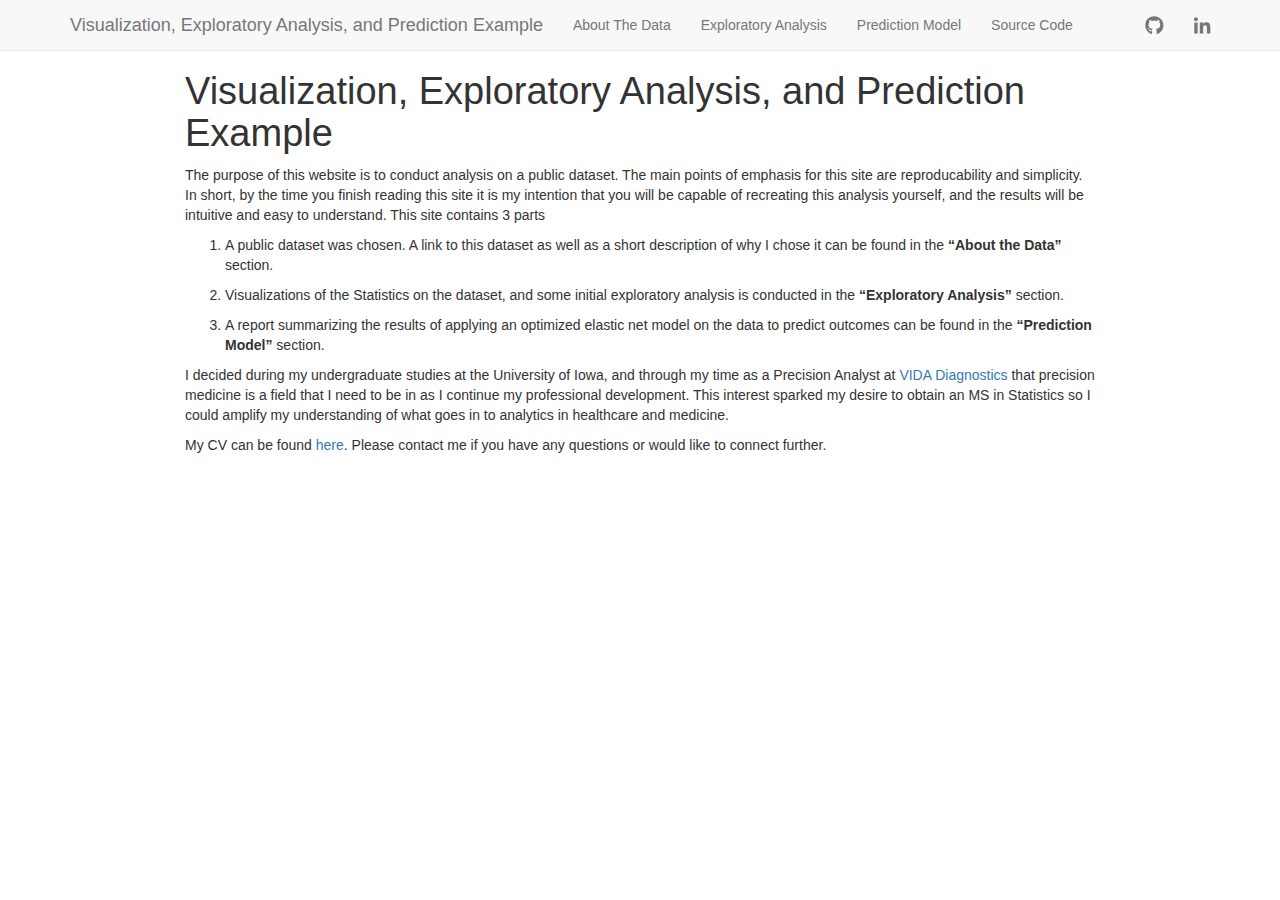
<file: index.html>
<!DOCTYPE html>

<html xmlns="http://www.w3.org/1999/xhtml">

<head>

<meta charset="utf-8" />
<meta http-equiv="Content-Type" content="text/html; charset=utf-8" />
<meta name="generator" content="pandoc" />




<title>Visualization, Exploratory Analysis, and Prediction Example</title>

<script src="site_libs/jquery-1.11.3/jquery.min.js"></script>
<meta name="viewport" content="width=device-width, initial-scale=1" />
<link href="site_libs/bootstrap-3.3.5/css/bootstrap.min.css" rel="stylesheet" />
<script src="site_libs/bootstrap-3.3.5/js/bootstrap.min.js"></script>
<script src="site_libs/bootstrap-3.3.5/shim/html5shiv.min.js"></script>
<script src="site_libs/bootstrap-3.3.5/shim/respond.min.js"></script>
<script src="site_libs/navigation-1.1/tabsets.js"></script>
<link href="site_libs/highlightjs-9.12.0/default.css" rel="stylesheet" />
<script src="site_libs/highlightjs-9.12.0/highlight.js"></script>
<link href="site_libs/font-awesome-5.0.13/css/fa-svg-with-js.css" rel="stylesheet" />
<script src="site_libs/font-awesome-5.0.13/js/fontawesome-all.min.js"></script>
<script src="site_libs/font-awesome-5.0.13/js/fa-v4-shims.min.js"></script>

<style type="text/css">code{white-space: pre;}</style>
<style type="text/css">
  pre:not([class]) {
    background-color: white;
  }
</style>
<script type="text/javascript">
if (window.hljs) {
  hljs.configure({languages: []});
  hljs.initHighlightingOnLoad();
  if (document.readyState && document.readyState === "complete") {
    window.setTimeout(function() { hljs.initHighlighting(); }, 0);
  }
}
</script>



<style type="text/css">
h1 {
  font-size: 34px;
}
h1.title {
  font-size: 38px;
}
h2 {
  font-size: 30px;
}
h3 {
  font-size: 24px;
}
h4 {
  font-size: 18px;
}
h5 {
  font-size: 16px;
}
h6 {
  font-size: 12px;
}
.table th:not([align]) {
  text-align: left;
}
</style>


</head>

<body>

<style type = "text/css">
.main-container {
  max-width: 940px;
  margin-left: auto;
  margin-right: auto;
}
code {
  color: inherit;
  background-color: rgba(0, 0, 0, 0.04);
}
img {
  max-width:100%;
  height: auto;
}
.tabbed-pane {
  padding-top: 12px;
}
.html-widget {
  margin-bottom: 20px;
}
button.code-folding-btn:focus {
  outline: none;
}
</style>


<style type="text/css">
/* padding for bootstrap navbar */
body {
  padding-top: 51px;
  padding-bottom: 40px;
}
/* offset scroll position for anchor links (for fixed navbar)  */
.section h1 {
  padding-top: 56px;
  margin-top: -56px;
}

.section h2 {
  padding-top: 56px;
  margin-top: -56px;
}
.section h3 {
  padding-top: 56px;
  margin-top: -56px;
}
.section h4 {
  padding-top: 56px;
  margin-top: -56px;
}
.section h5 {
  padding-top: 56px;
  margin-top: -56px;
}
.section h6 {
  padding-top: 56px;
  margin-top: -56px;
}
</style>

<script>
// manage active state of menu based on current page
$(document).ready(function () {
  // active menu anchor
  href = window.location.pathname
  href = href.substr(href.lastIndexOf('/') + 1)
  if (href === "")
    href = "index.html";
  var menuAnchor = $('a[href="' + href + '"]');

  // mark it active
  menuAnchor.parent().addClass('active');

  // if it's got a parent navbar menu mark it active as well
  menuAnchor.closest('li.dropdown').addClass('active');
});
</script>


<div class="container-fluid main-container">

<!-- tabsets -->
<script>
$(document).ready(function () {
  window.buildTabsets("TOC");
});
</script>

<!-- code folding -->






<div class="navbar navbar-default  navbar-fixed-top" role="navigation">
  <div class="container">
    <div class="navbar-header">
      <button type="button" class="navbar-toggle collapsed" data-toggle="collapse" data-target="#navbar">
        <span class="icon-bar"></span>
        <span class="icon-bar"></span>
        <span class="icon-bar"></span>
      </button>
      <a class="navbar-brand" href="index.html">Visualization, Exploratory Analysis, and Prediction Example</a>
    </div>
    <div id="navbar" class="navbar-collapse collapse">
      <ul class="nav navbar-nav">
        <li>
  <a href="dataDescription.html">About The Data</a>
</li>
<li>
  <a href="exploratoryAnalysis.html">Exploratory Analysis</a>
</li>
<li>
  <a href="prediction.html">Prediction Model</a>
</li>
<li>
  <a href="sourceCode.html">Source Code</a>
</li>
      </ul>
      <ul class="nav navbar-nav navbar-right">
        <li>
  <a href="https://github.com/JGMoore44">
    <span class="fa fa-github fa-lg"></span>
     
  </a>
</li>
<li>
  <a href="https://www.linkedin.com/in/jimmy-g-moore-11907490/">
    <span class="fa fa-linkedin fa-lg"></span>
     
  </a>
</li>
      </ul>
    </div><!--/.nav-collapse -->
  </div><!--/.container -->
</div><!--/.navbar -->

<div class="fluid-row" id="header">



<h1 class="title toc-ignore">Visualization, Exploratory Analysis, and Prediction Example</h1>

</div>


<p>The purpose of this website is to conduct analysis on a public dataset. The main points of emphasis for this site are reproducability and simplicity. In short, by the time you finish reading this site it is my intention that you will be capable of recreating this analysis yourself, and the results will be intuitive and easy to understand. This site contains 3 parts</p>
<ol style="list-style-type: decimal">
<li><p>A public dataset was chosen. A link to this dataset as well as a short description of why I chose it can be found in the <strong>“About the Data”</strong> section.</p></li>
<li><p>Visualizations of the Statistics on the dataset, and some initial exploratory analysis is conducted in the <strong>“Exploratory Analysis”</strong> section.</p></li>
<li><p>A report summarizing the results of applying an optimized elastic net model on the data to predict outcomes can be found in the <strong>“Prediction Model”</strong> section.</p></li>
</ol>
<p>I decided during my undergraduate studies at the University of Iowa, and through my time as a Precision Analyst at <a href="https://vidadiagnostics.com/">VIDA Diagnostics</a> that precision medicine is a field that I need to be in as I continue my professional development. This interest sparked my desire to obtain an MS in Statistics so I could amplify my understanding of what goes in to analytics in healthcare and medicine.</p>
<p>My CV can be found <a href="files/JamesGMoore_Resume2018.pdf">here</a>. Please contact me if you have any questions or would like to connect further.</p>




</div>

<script>

// add bootstrap table styles to pandoc tables
function bootstrapStylePandocTables() {
  $('tr.header').parent('thead').parent('table').addClass('table table-condensed');
}
$(document).ready(function () {
  bootstrapStylePandocTables();
});


</script>

<!-- dynamically load mathjax for compatibility with self-contained -->
<script>
  (function () {
    var script = document.createElement("script");
    script.type = "text/javascript";
    script.src  = "https://mathjax.rstudio.com/latest/MathJax.js?config=TeX-AMS-MML_HTMLorMML";
    document.getElementsByTagName("head")[0].appendChild(script);
  })();
</script>

</body>
</html>
</file>
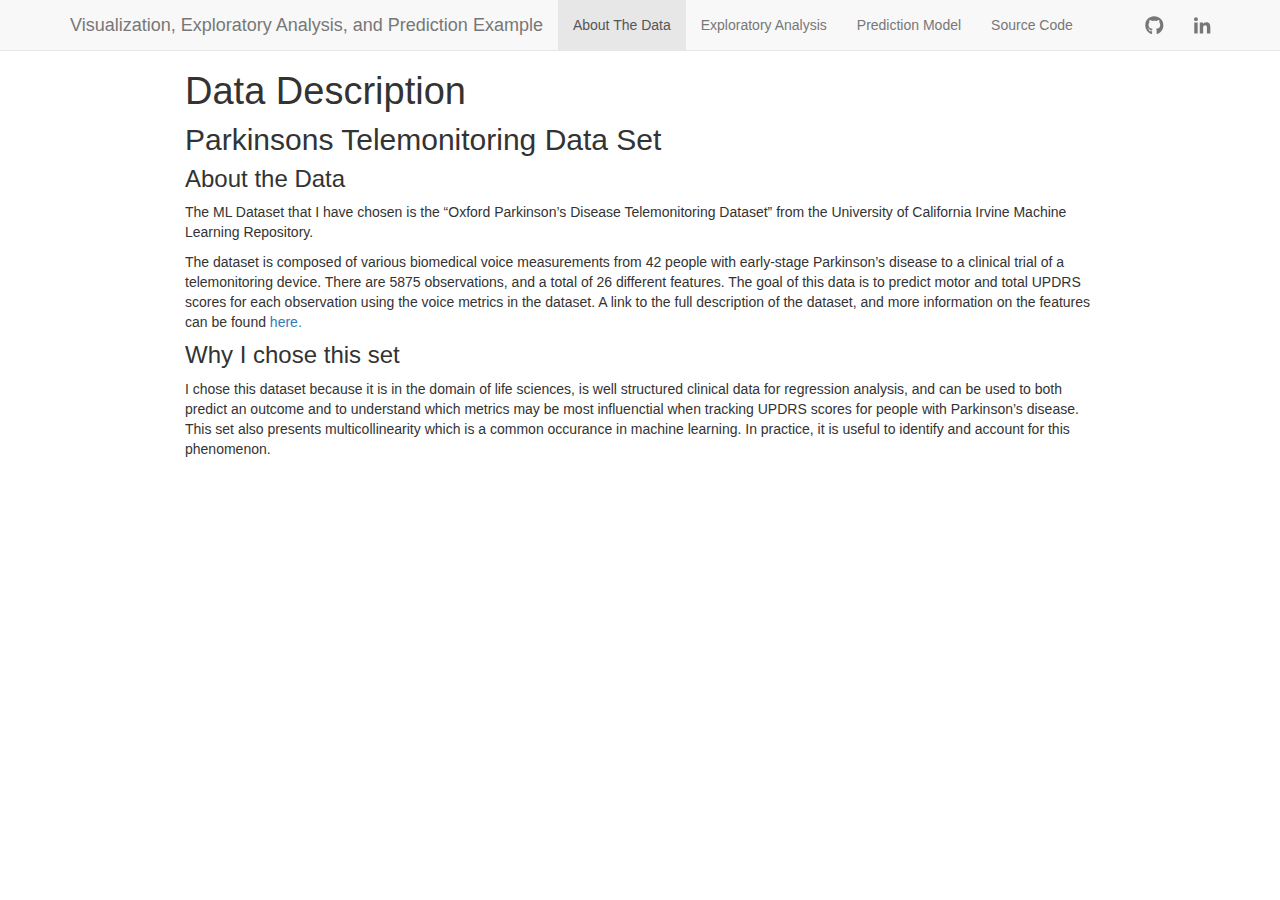
<file: dataDescription.html>
<!DOCTYPE html>

<html xmlns="http://www.w3.org/1999/xhtml">

<head>

<meta charset="utf-8" />
<meta http-equiv="Content-Type" content="text/html; charset=utf-8" />
<meta name="generator" content="pandoc" />




<title>Data Description</title>

<script src="site_libs/jquery-1.11.3/jquery.min.js"></script>
<meta name="viewport" content="width=device-width, initial-scale=1" />
<link href="site_libs/bootstrap-3.3.5/css/bootstrap.min.css" rel="stylesheet" />
<script src="site_libs/bootstrap-3.3.5/js/bootstrap.min.js"></script>
<script src="site_libs/bootstrap-3.3.5/shim/html5shiv.min.js"></script>
<script src="site_libs/bootstrap-3.3.5/shim/respond.min.js"></script>
<script src="site_libs/navigation-1.1/tabsets.js"></script>
<link href="site_libs/highlightjs-9.12.0/default.css" rel="stylesheet" />
<script src="site_libs/highlightjs-9.12.0/highlight.js"></script>
<link href="site_libs/font-awesome-5.0.13/css/fa-svg-with-js.css" rel="stylesheet" />
<script src="site_libs/font-awesome-5.0.13/js/fontawesome-all.min.js"></script>
<script src="site_libs/font-awesome-5.0.13/js/fa-v4-shims.min.js"></script>

<style type="text/css">code{white-space: pre;}</style>
<style type="text/css">
  pre:not([class]) {
    background-color: white;
  }
</style>
<script type="text/javascript">
if (window.hljs) {
  hljs.configure({languages: []});
  hljs.initHighlightingOnLoad();
  if (document.readyState && document.readyState === "complete") {
    window.setTimeout(function() { hljs.initHighlighting(); }, 0);
  }
}
</script>



<style type="text/css">
h1 {
  font-size: 34px;
}
h1.title {
  font-size: 38px;
}
h2 {
  font-size: 30px;
}
h3 {
  font-size: 24px;
}
h4 {
  font-size: 18px;
}
h5 {
  font-size: 16px;
}
h6 {
  font-size: 12px;
}
.table th:not([align]) {
  text-align: left;
}
</style>


</head>

<body>

<style type = "text/css">
.main-container {
  max-width: 940px;
  margin-left: auto;
  margin-right: auto;
}
code {
  color: inherit;
  background-color: rgba(0, 0, 0, 0.04);
}
img {
  max-width:100%;
  height: auto;
}
.tabbed-pane {
  padding-top: 12px;
}
.html-widget {
  margin-bottom: 20px;
}
button.code-folding-btn:focus {
  outline: none;
}
</style>


<style type="text/css">
/* padding for bootstrap navbar */
body {
  padding-top: 51px;
  padding-bottom: 40px;
}
/* offset scroll position for anchor links (for fixed navbar)  */
.section h1 {
  padding-top: 56px;
  margin-top: -56px;
}

.section h2 {
  padding-top: 56px;
  margin-top: -56px;
}
.section h3 {
  padding-top: 56px;
  margin-top: -56px;
}
.section h4 {
  padding-top: 56px;
  margin-top: -56px;
}
.section h5 {
  padding-top: 56px;
  margin-top: -56px;
}
.section h6 {
  padding-top: 56px;
  margin-top: -56px;
}
</style>

<script>
// manage active state of menu based on current page
$(document).ready(function () {
  // active menu anchor
  href = window.location.pathname
  href = href.substr(href.lastIndexOf('/') + 1)
  if (href === "")
    href = "index.html";
  var menuAnchor = $('a[href="' + href + '"]');

  // mark it active
  menuAnchor.parent().addClass('active');

  // if it's got a parent navbar menu mark it active as well
  menuAnchor.closest('li.dropdown').addClass('active');
});
</script>


<div class="container-fluid main-container">

<!-- tabsets -->
<script>
$(document).ready(function () {
  window.buildTabsets("TOC");
});
</script>

<!-- code folding -->






<div class="navbar navbar-default  navbar-fixed-top" role="navigation">
  <div class="container">
    <div class="navbar-header">
      <button type="button" class="navbar-toggle collapsed" data-toggle="collapse" data-target="#navbar">
        <span class="icon-bar"></span>
        <span class="icon-bar"></span>
        <span class="icon-bar"></span>
      </button>
      <a class="navbar-brand" href="index.html">Visualization, Exploratory Analysis, and Prediction Example</a>
    </div>
    <div id="navbar" class="navbar-collapse collapse">
      <ul class="nav navbar-nav">
        <li>
  <a href="dataDescription.html">About The Data</a>
</li>
<li>
  <a href="exploratoryAnalysis.html">Exploratory Analysis</a>
</li>
<li>
  <a href="prediction.html">Prediction Model</a>
</li>
<li>
  <a href="sourceCode.html">Source Code</a>
</li>
      </ul>
      <ul class="nav navbar-nav navbar-right">
        <li>
  <a href="https://github.com/JGMoore44">
    <span class="fa fa-github fa-lg"></span>
     
  </a>
</li>
<li>
  <a href="https://www.linkedin.com/in/jimmy-g-moore-11907490/">
    <span class="fa fa-linkedin fa-lg"></span>
     
  </a>
</li>
      </ul>
    </div><!--/.nav-collapse -->
  </div><!--/.container -->
</div><!--/.navbar -->

<div class="fluid-row" id="header">



<h1 class="title toc-ignore">Data Description</h1>

</div>


<div id="parkinsons-telemonitoring-data-set" class="section level2">
<h2>Parkinsons Telemonitoring Data Set</h2>
<div id="about-the-data" class="section level3">
<h3>About the Data</h3>
<p>The ML Dataset that I have chosen is the “Oxford Parkinson’s Disease Telemonitoring Dataset” from the University of California Irvine Machine Learning Repository.</p>
<p>The dataset is composed of various biomedical voice measurements from 42 people with early-stage Parkinson’s disease to a clinical trial of a telemonitoring device. There are 5875 observations, and a total of 26 different features. The goal of this data is to predict motor and total UPDRS scores for each observation using the voice metrics in the dataset. A link to the full description of the dataset, and more information on the features can be found <a href="http://archive.ics.uci.edu/ml/datasets/Parkinsons+Telemonitoring">here.</a></p>
</div>
<div id="why-i-chose-this-set" class="section level3">
<h3>Why I chose this set</h3>
<p>I chose this dataset because it is in the domain of life sciences, is well structured clinical data for regression analysis, and can be used to both predict an outcome and to understand which metrics may be most influenctial when tracking UPDRS scores for people with Parkinson’s disease. This set also presents multicollinearity which is a common occurance in machine learning. In practice, it is useful to identify and account for this phenomenon.</p>
</div>
</div>




</div>

<script>

// add bootstrap table styles to pandoc tables
function bootstrapStylePandocTables() {
  $('tr.header').parent('thead').parent('table').addClass('table table-condensed');
}
$(document).ready(function () {
  bootstrapStylePandocTables();
});


</script>

<!-- dynamically load mathjax for compatibility with self-contained -->
<script>
  (function () {
    var script = document.createElement("script");
    script.type = "text/javascript";
    script.src  = "https://mathjax.rstudio.com/latest/MathJax.js?config=TeX-AMS-MML_HTMLorMML";
    document.getElementsByTagName("head")[0].appendChild(script);
  })();
</script>

</body>
</html>
</file>
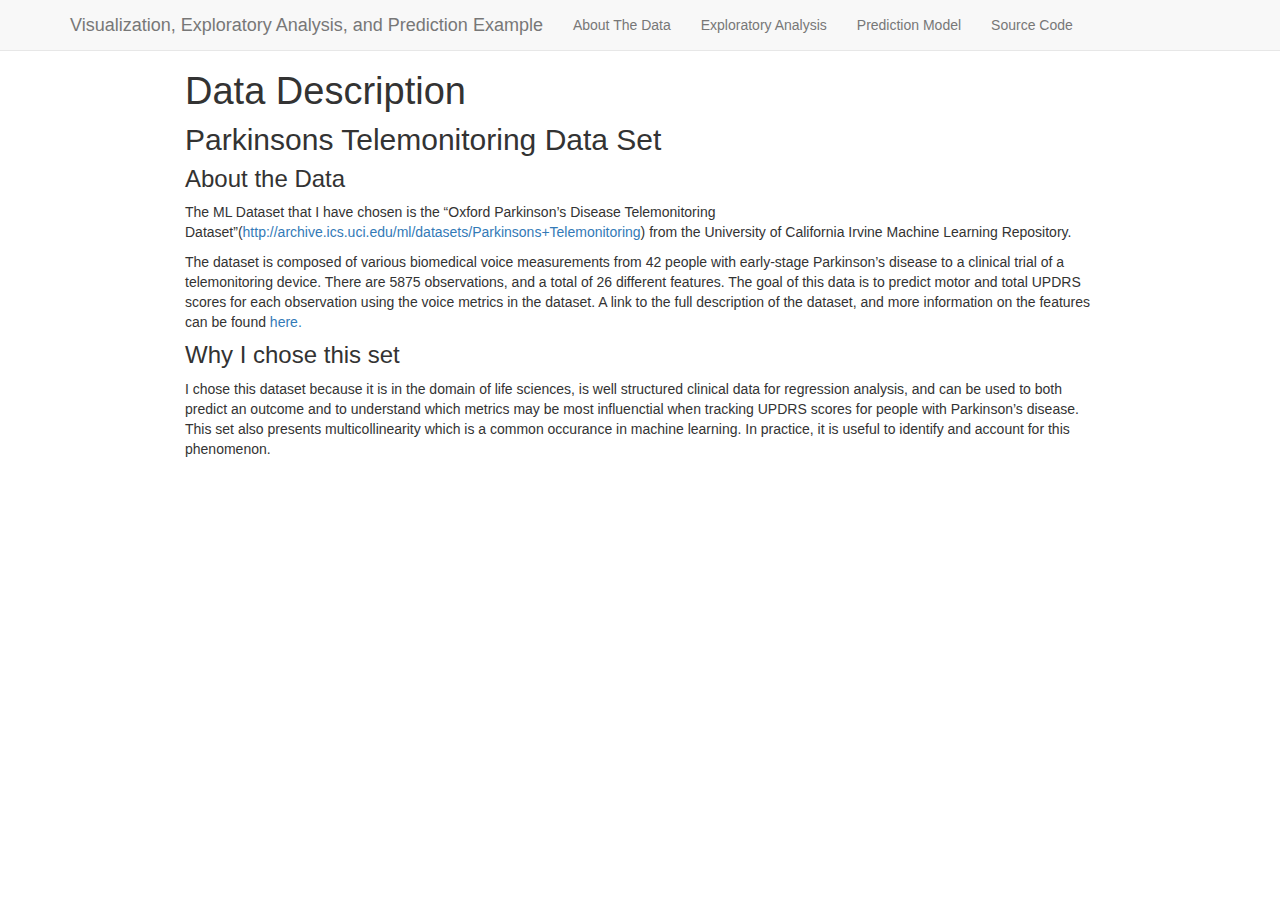
<file: dataDescription.knit.html>
<!DOCTYPE html>

<html xmlns="http://www.w3.org/1999/xhtml">

<head>

<meta charset="utf-8" />
<meta http-equiv="Content-Type" content="text/html; charset=utf-8" />
<meta name="generator" content="pandoc" />




<title>Data Description</title>

<script src="site_libs/jquery-1.11.3/jquery.min.js"></script>
<meta name="viewport" content="width=device-width, initial-scale=1" />
<link href="site_libs/bootstrap-3.3.5/css/bootstrap.min.css" rel="stylesheet" />
<script src="site_libs/bootstrap-3.3.5/js/bootstrap.min.js"></script>
<script src="site_libs/bootstrap-3.3.5/shim/html5shiv.min.js"></script>
<script src="site_libs/bootstrap-3.3.5/shim/respond.min.js"></script>
<script src="site_libs/navigation-1.1/tabsets.js"></script>
<link href="site_libs/highlightjs-9.12.0/default.css" rel="stylesheet" />
<script src="site_libs/highlightjs-9.12.0/highlight.js"></script>

<style type="text/css">code{white-space: pre;}</style>
<style type="text/css">
  pre:not([class]) {
    background-color: white;
  }
</style>
<script type="text/javascript">
if (window.hljs) {
  hljs.configure({languages: []});
  hljs.initHighlightingOnLoad();
  if (document.readyState && document.readyState === "complete") {
    window.setTimeout(function() { hljs.initHighlighting(); }, 0);
  }
}
</script>



<style type="text/css">
h1 {
  font-size: 34px;
}
h1.title {
  font-size: 38px;
}
h2 {
  font-size: 30px;
}
h3 {
  font-size: 24px;
}
h4 {
  font-size: 18px;
}
h5 {
  font-size: 16px;
}
h6 {
  font-size: 12px;
}
.table th:not([align]) {
  text-align: left;
}
</style>


</head>

<body>

<style type = "text/css">
.main-container {
  max-width: 940px;
  margin-left: auto;
  margin-right: auto;
}
code {
  color: inherit;
  background-color: rgba(0, 0, 0, 0.04);
}
img {
  max-width:100%;
  height: auto;
}
.tabbed-pane {
  padding-top: 12px;
}
button.code-folding-btn:focus {
  outline: none;
}
</style>


<style type="text/css">
/* padding for bootstrap navbar */
body {
  padding-top: 51px;
  padding-bottom: 40px;
}
/* offset scroll position for anchor links (for fixed navbar)  */
.section h1 {
  padding-top: 56px;
  margin-top: -56px;
}

.section h2 {
  padding-top: 56px;
  margin-top: -56px;
}
.section h3 {
  padding-top: 56px;
  margin-top: -56px;
}
.section h4 {
  padding-top: 56px;
  margin-top: -56px;
}
.section h5 {
  padding-top: 56px;
  margin-top: -56px;
}
.section h6 {
  padding-top: 56px;
  margin-top: -56px;
}
</style>

<script>
// manage active state of menu based on current page
$(document).ready(function () {
  // active menu anchor
  href = window.location.pathname
  href = href.substr(href.lastIndexOf('/') + 1)
  if (href === "")
    href = "index.html";
  var menuAnchor = $('a[href="' + href + '"]');

  // mark it active
  menuAnchor.parent().addClass('active');

  // if it's got a parent navbar menu mark it active as well
  menuAnchor.closest('li.dropdown').addClass('active');
});
</script>


<div class="container-fluid main-container">

<!-- tabsets -->
<script>
$(document).ready(function () {
  window.buildTabsets("TOC");
});
</script>

<!-- code folding -->






<div class="navbar navbar-default  navbar-fixed-top" role="navigation">
  <div class="container">
    <div class="navbar-header">
      <button type="button" class="navbar-toggle collapsed" data-toggle="collapse" data-target="#navbar">
        <span class="icon-bar"></span>
        <span class="icon-bar"></span>
        <span class="icon-bar"></span>
      </button>
      <a class="navbar-brand" href="index.html">Visualization, Exploratory Analysis, and Prediction Example</a>
    </div>
    <div id="navbar" class="navbar-collapse collapse">
      <ul class="nav navbar-nav">
        <li>
  <a href="dataDescription.html">About The Data</a>
</li>
<li>
  <a href="exploratoryAnalysis.html">Exploratory Analysis</a>
</li>
<li>
  <a href="prediction.html">Prediction Model</a>
</li>
<li>
  <a href="sourceCode.html">Source Code</a>
</li>
      </ul>
      <ul class="nav navbar-nav navbar-right">
        <li>
  <a href="https://github.com/JGMoore44">
    <span class="fa fa-github fa-lg"></span>
     
  </a>
</li>
<li>
  <a href="https://www.linkedin.com/in/jimmy-g-moore-11907490/">
    <span class="fa fa-linkedin fa-lg"></span>
     
  </a>
</li>
      </ul>
    </div><!--/.nav-collapse -->
  </div><!--/.container -->
</div><!--/.navbar -->

<div class="fluid-row" id="header">



<h1 class="title toc-ignore">Data Description</h1>

</div>


<div id="parkinsons-telemonitoring-data-set" class="section level2">
<h2>Parkinsons Telemonitoring Data Set</h2>
<div id="about-the-data" class="section level3">
<h3>About the Data</h3>
<p>The ML Dataset that I have chosen is the “Oxford Parkinson’s Disease Telemonitoring Dataset”(<a href="http://archive.ics.uci.edu/ml/datasets/Parkinsons+Telemonitoring" class="uri">http://archive.ics.uci.edu/ml/datasets/Parkinsons+Telemonitoring</a>) from the University of California Irvine Machine Learning Repository.</p>
<p>The dataset is composed of various biomedical voice measurements from 42 people with early-stage Parkinson’s disease to a clinical trial of a telemonitoring device. There are 5875 observations, and a total of 26 different features. The goal of this data is to predict motor and total UPDRS scores for each observation using the voice metrics in the dataset. A link to the full description of the dataset, and more information on the features can be found <a href="http://archive.ics.uci.edu/ml/datasets/Parkinsons+Telemonitoring">here.</a></p>
</div>
<div id="why-i-chose-this-set" class="section level3">
<h3>Why I chose this set</h3>
<p>I chose this dataset because it is in the domain of life sciences, is well structured clinical data for regression analysis, and can be used to both predict an outcome and to understand which metrics may be most influenctial when tracking UPDRS scores for people with Parkinson’s disease. This set also presents multicollinearity which is a common occurance in machine learning. In practice, it is useful to identify and account for this phenomenon.</p>
</div>
</div>




</div>

<script>

// add bootstrap table styles to pandoc tables
function bootstrapStylePandocTables() {
  $('tr.header').parent('thead').parent('table').addClass('table table-condensed');
}
$(document).ready(function () {
  bootstrapStylePandocTables();
});


</script>

<!-- dynamically load mathjax for compatibility with self-contained -->
<script>
  (function () {
    var script = document.createElement("script");
    script.type = "text/javascript";
    script.src  = "https://mathjax.rstudio.com/latest/MathJax.js?config=TeX-AMS-MML_HTMLorMML";
    document.getElementsByTagName("head")[0].appendChild(script);
  })();
</script>

</body>
</html>
</file>
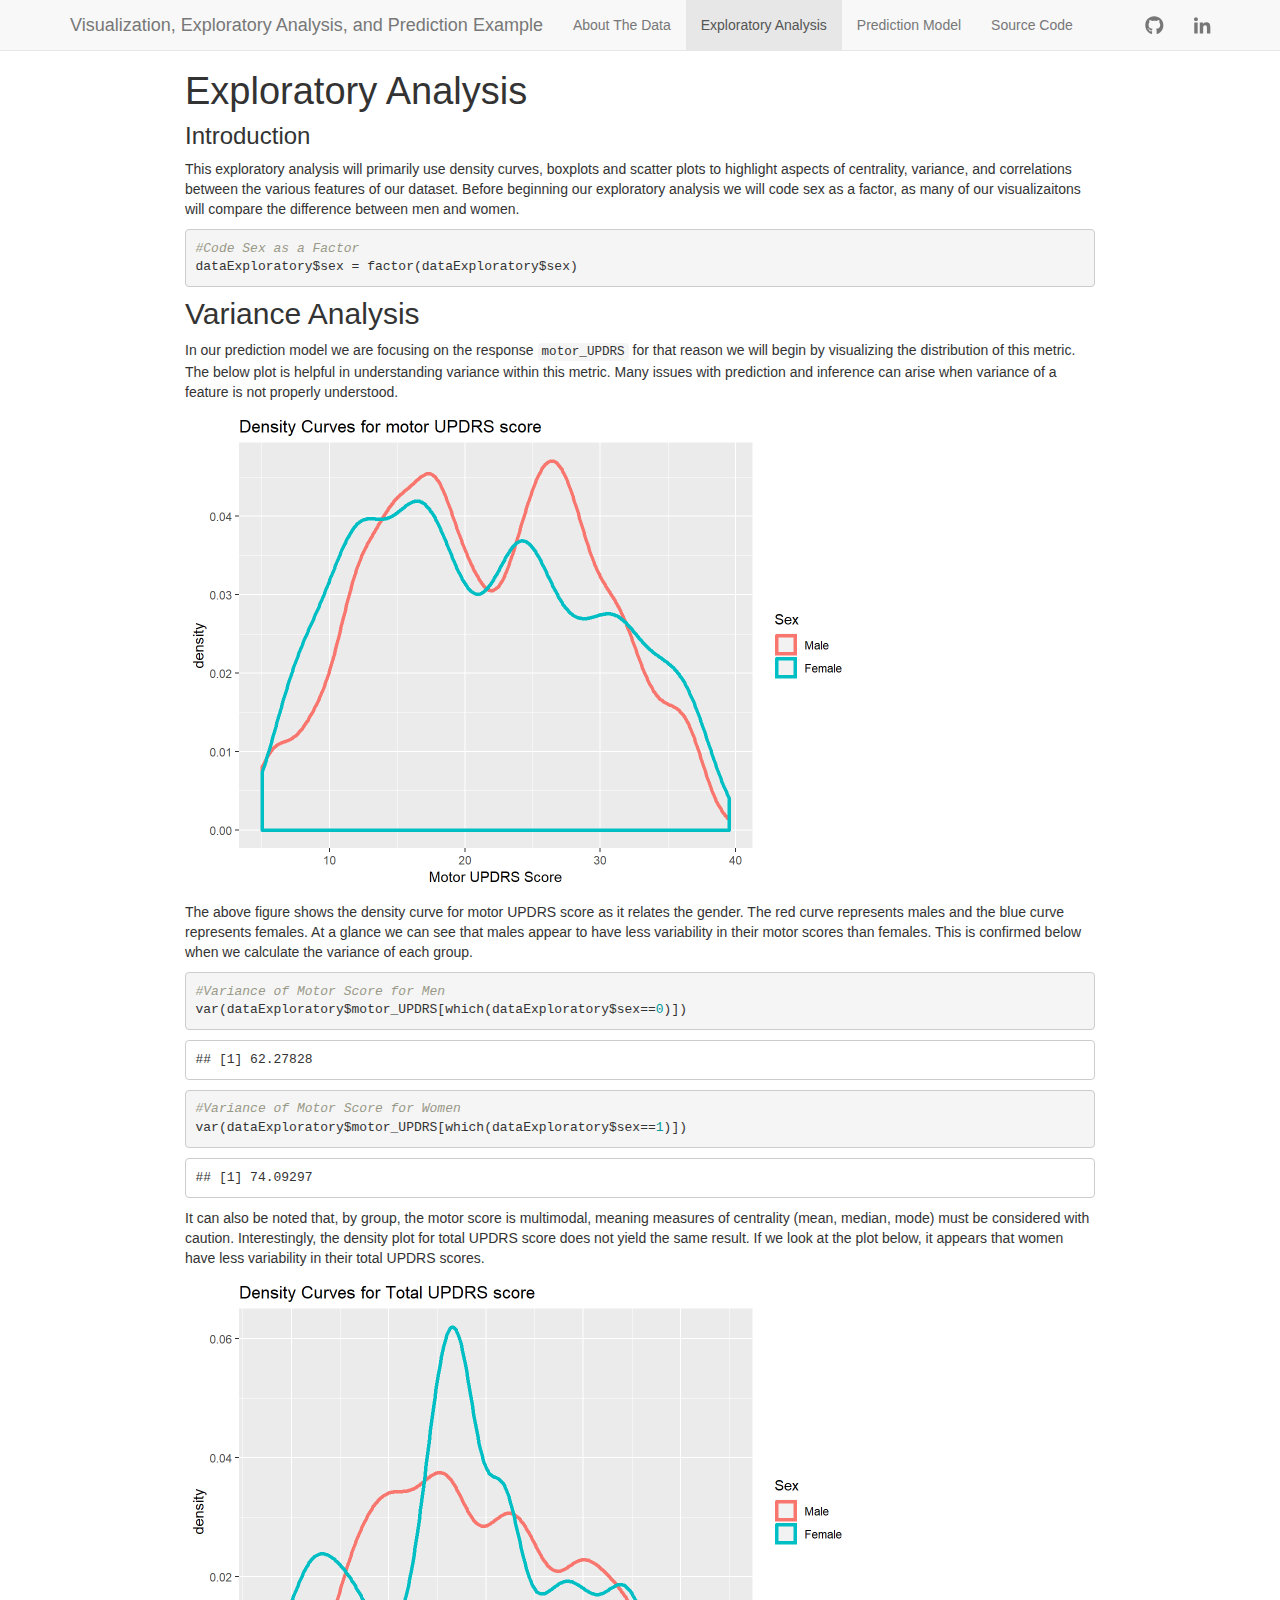
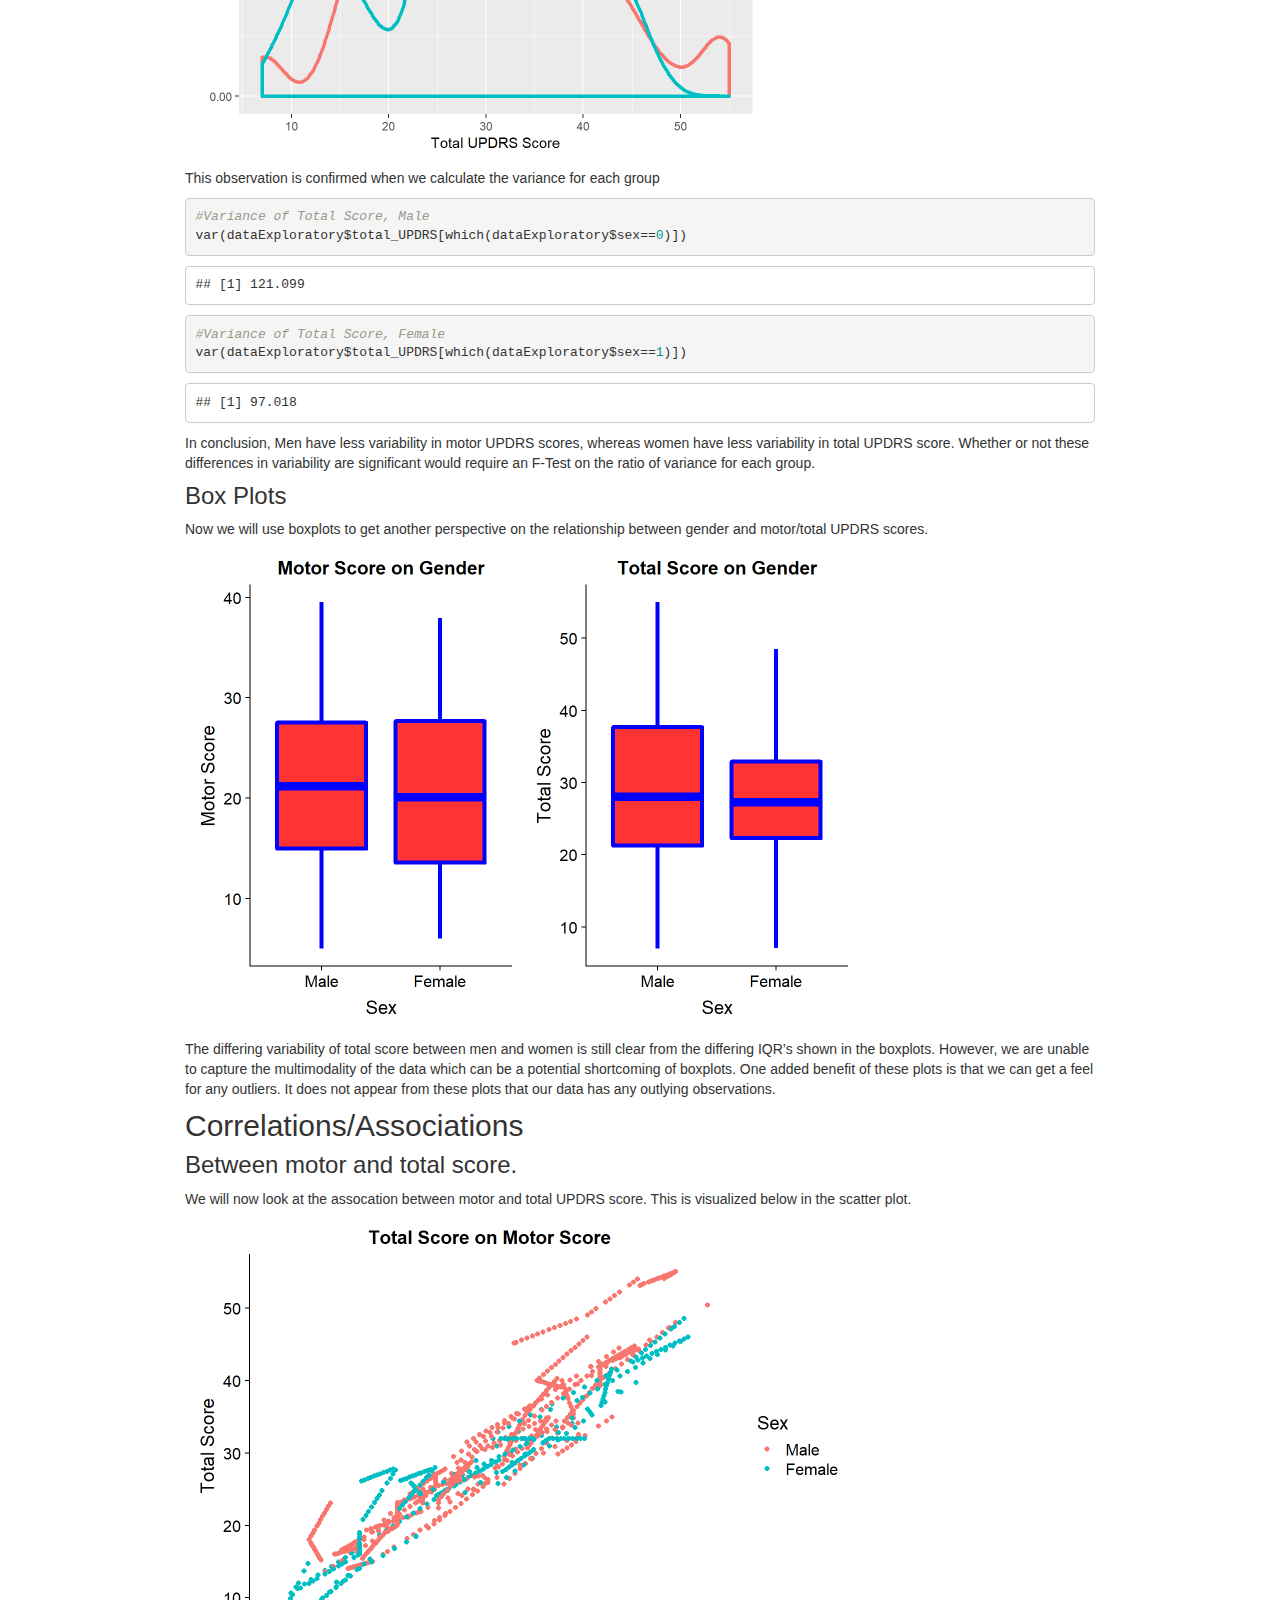
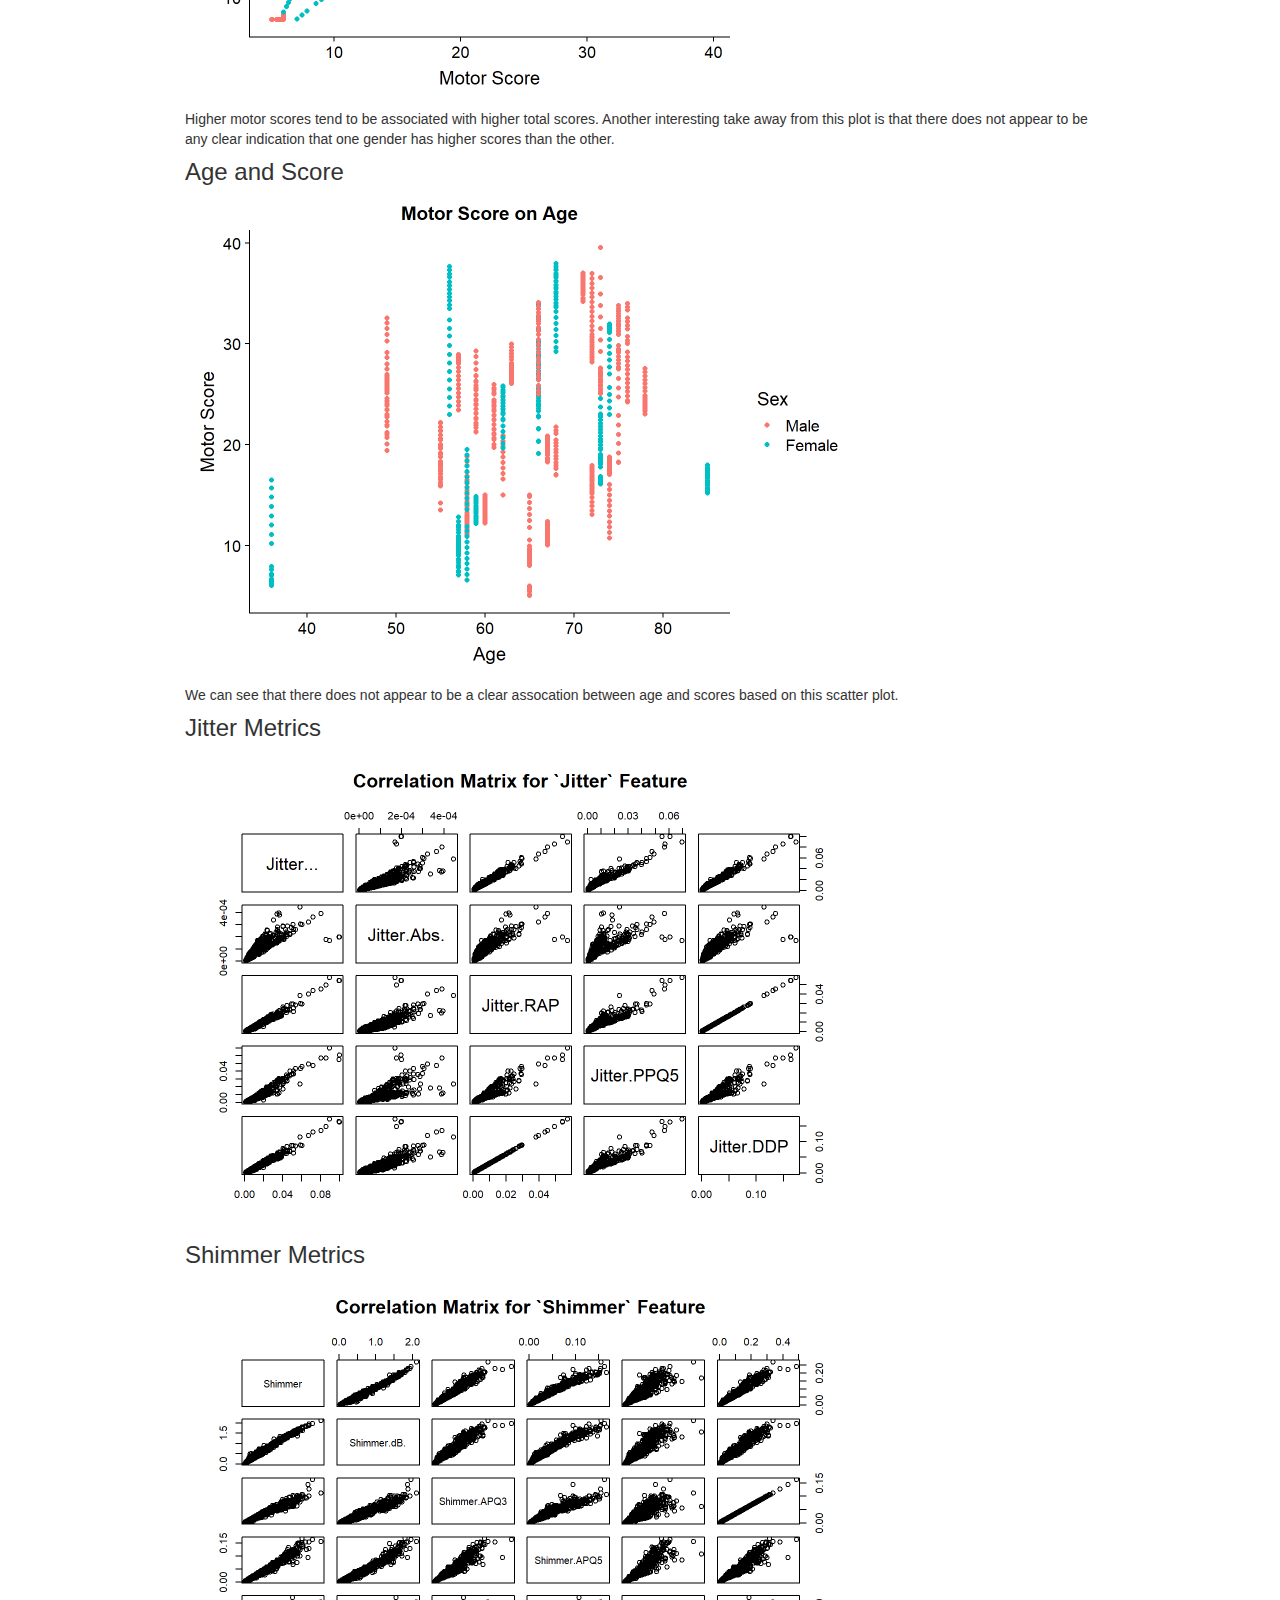
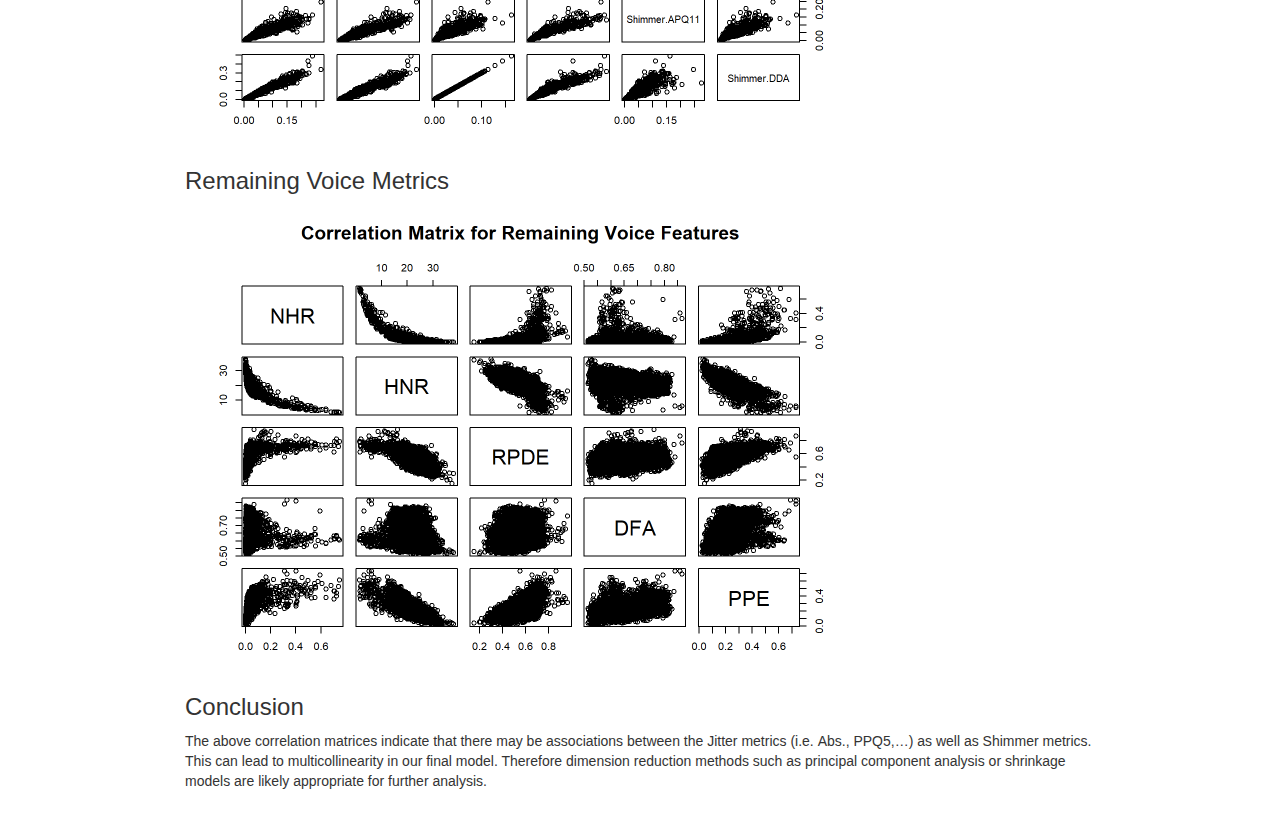
<file: exploratoryAnalysis.html>
<!DOCTYPE html>

<html xmlns="http://www.w3.org/1999/xhtml">

<head>

<meta charset="utf-8" />
<meta http-equiv="Content-Type" content="text/html; charset=utf-8" />
<meta name="generator" content="pandoc" />




<title>Exploratory Analysis</title>

<script src="site_libs/jquery-1.11.3/jquery.min.js"></script>
<meta name="viewport" content="width=device-width, initial-scale=1" />
<link href="site_libs/bootstrap-3.3.5/css/bootstrap.min.css" rel="stylesheet" />
<script src="site_libs/bootstrap-3.3.5/js/bootstrap.min.js"></script>
<script src="site_libs/bootstrap-3.3.5/shim/html5shiv.min.js"></script>
<script src="site_libs/bootstrap-3.3.5/shim/respond.min.js"></script>
<script src="site_libs/navigation-1.1/tabsets.js"></script>
<link href="site_libs/highlightjs-9.12.0/default.css" rel="stylesheet" />
<script src="site_libs/highlightjs-9.12.0/highlight.js"></script>
<link href="site_libs/font-awesome-5.0.13/css/fa-svg-with-js.css" rel="stylesheet" />
<script src="site_libs/font-awesome-5.0.13/js/fontawesome-all.min.js"></script>
<script src="site_libs/font-awesome-5.0.13/js/fa-v4-shims.min.js"></script>

<style type="text/css">code{white-space: pre;}</style>
<style type="text/css">
  pre:not([class]) {
    background-color: white;
  }
</style>
<script type="text/javascript">
if (window.hljs) {
  hljs.configure({languages: []});
  hljs.initHighlightingOnLoad();
  if (document.readyState && document.readyState === "complete") {
    window.setTimeout(function() { hljs.initHighlighting(); }, 0);
  }
}
</script>



<style type="text/css">
h1 {
  font-size: 34px;
}
h1.title {
  font-size: 38px;
}
h2 {
  font-size: 30px;
}
h3 {
  font-size: 24px;
}
h4 {
  font-size: 18px;
}
h5 {
  font-size: 16px;
}
h6 {
  font-size: 12px;
}
.table th:not([align]) {
  text-align: left;
}
</style>


</head>

<body>

<style type = "text/css">
.main-container {
  max-width: 940px;
  margin-left: auto;
  margin-right: auto;
}
code {
  color: inherit;
  background-color: rgba(0, 0, 0, 0.04);
}
img {
  max-width:100%;
  height: auto;
}
.tabbed-pane {
  padding-top: 12px;
}
.html-widget {
  margin-bottom: 20px;
}
button.code-folding-btn:focus {
  outline: none;
}
</style>


<style type="text/css">
/* padding for bootstrap navbar */
body {
  padding-top: 51px;
  padding-bottom: 40px;
}
/* offset scroll position for anchor links (for fixed navbar)  */
.section h1 {
  padding-top: 56px;
  margin-top: -56px;
}

.section h2 {
  padding-top: 56px;
  margin-top: -56px;
}
.section h3 {
  padding-top: 56px;
  margin-top: -56px;
}
.section h4 {
  padding-top: 56px;
  margin-top: -56px;
}
.section h5 {
  padding-top: 56px;
  margin-top: -56px;
}
.section h6 {
  padding-top: 56px;
  margin-top: -56px;
}
</style>

<script>
// manage active state of menu based on current page
$(document).ready(function () {
  // active menu anchor
  href = window.location.pathname
  href = href.substr(href.lastIndexOf('/') + 1)
  if (href === "")
    href = "index.html";
  var menuAnchor = $('a[href="' + href + '"]');

  // mark it active
  menuAnchor.parent().addClass('active');

  // if it's got a parent navbar menu mark it active as well
  menuAnchor.closest('li.dropdown').addClass('active');
});
</script>


<div class="container-fluid main-container">

<!-- tabsets -->
<script>
$(document).ready(function () {
  window.buildTabsets("TOC");
});
</script>

<!-- code folding -->






<div class="navbar navbar-default  navbar-fixed-top" role="navigation">
  <div class="container">
    <div class="navbar-header">
      <button type="button" class="navbar-toggle collapsed" data-toggle="collapse" data-target="#navbar">
        <span class="icon-bar"></span>
        <span class="icon-bar"></span>
        <span class="icon-bar"></span>
      </button>
      <a class="navbar-brand" href="index.html">Visualization, Exploratory Analysis, and Prediction Example</a>
    </div>
    <div id="navbar" class="navbar-collapse collapse">
      <ul class="nav navbar-nav">
        <li>
  <a href="dataDescription.html">About The Data</a>
</li>
<li>
  <a href="exploratoryAnalysis.html">Exploratory Analysis</a>
</li>
<li>
  <a href="prediction.html">Prediction Model</a>
</li>
<li>
  <a href="sourceCode.html">Source Code</a>
</li>
      </ul>
      <ul class="nav navbar-nav navbar-right">
        <li>
  <a href="https://github.com/JGMoore44">
    <span class="fa fa-github fa-lg"></span>
     
  </a>
</li>
<li>
  <a href="https://www.linkedin.com/in/jimmy-g-moore-11907490/">
    <span class="fa fa-linkedin fa-lg"></span>
     
  </a>
</li>
      </ul>
    </div><!--/.nav-collapse -->
  </div><!--/.container -->
</div><!--/.navbar -->

<div class="fluid-row" id="header">



<h1 class="title toc-ignore">Exploratory Analysis</h1>

</div>


<div id="introduction" class="section level3">
<h3>Introduction</h3>
<p>This exploratory analysis will primarily use density curves, boxplots and scatter plots to highlight aspects of centrality, variance, and correlations between the various features of our dataset. Before beginning our exploratory analysis we will code sex as a factor, as many of our visualizaitons will compare the difference between men and women.</p>
<pre class="r"><code>#Code Sex as a Factor
dataExploratory$sex = factor(dataExploratory$sex)</code></pre>
</div>
<div id="variance-analysis" class="section level2">
<h2>Variance Analysis</h2>
<p>In our prediction model we are focusing on the response <code>motor_UPDRS</code> for that reason we will begin by visualizing the distribution of this metric. The below plot is helpful in understanding variance within this metric. Many issues with prediction and inference can arise when variance of a feature is not properly understood.</p>
<p><img src="exploratoryAnalysis_files/figure-html/unnamed-chunk-3-1.png" width="672" /></p>
<p>The above figure shows the density curve for motor UPDRS score as it relates the gender. The red curve represents males and the blue curve represents females. At a glance we can see that males appear to have less variability in their motor scores than females. This is confirmed below when we calculate the variance of each group.</p>
<pre class="r"><code>#Variance of Motor Score for Men
var(dataExploratory$motor_UPDRS[which(dataExploratory$sex==0)])</code></pre>
<pre><code>## [1] 62.27828</code></pre>
<pre class="r"><code>#Variance of Motor Score for Women
var(dataExploratory$motor_UPDRS[which(dataExploratory$sex==1)])</code></pre>
<pre><code>## [1] 74.09297</code></pre>
<p>It can also be noted that, by group, the motor score is multimodal, meaning measures of centrality (mean, median, mode) must be considered with caution. Interestingly, the density plot for total UPDRS score does not yield the same result. If we look at the plot below, it appears that women have less variability in their total UPDRS scores.</p>
<p><img src="exploratoryAnalysis_files/figure-html/unnamed-chunk-5-1.png" width="672" /></p>
<p>This observation is confirmed when we calculate the variance for each group</p>
<pre class="r"><code>#Variance of Total Score, Male
var(dataExploratory$total_UPDRS[which(dataExploratory$sex==0)])</code></pre>
<pre><code>## [1] 121.099</code></pre>
<pre class="r"><code>#Variance of Total Score, Female
var(dataExploratory$total_UPDRS[which(dataExploratory$sex==1)])</code></pre>
<pre><code>## [1] 97.018</code></pre>
<p>In conclusion, Men have less variability in motor UPDRS scores, whereas women have less variability in total UPDRS score. Whether or not these differences in variability are significant would require an F-Test on the ratio of variance for each group.</p>
<div id="box-plots" class="section level3">
<h3>Box Plots</h3>
<p>Now we will use boxplots to get another perspective on the relationship between gender and motor/total UPDRS scores.</p>
<p><img src="exploratoryAnalysis_files/figure-html/unnamed-chunk-7-1.png" width="672" /></p>
<p>The differing variability of total score between men and women is still clear from the differing IQR’s shown in the boxplots. However, we are unable to capture the multimodality of the data which can be a potential shortcoming of boxplots. One added benefit of these plots is that we can get a feel for any outliers. It does not appear from these plots that our data has any outlying observations.</p>
</div>
</div>
<div id="correlationsassociations" class="section level2">
<h2>Correlations/Associations</h2>
<div id="between-motor-and-total-score." class="section level3">
<h3>Between motor and total score.</h3>
<p>We will now look at the assocation between motor and total UPDRS score. This is visualized below in the scatter plot.</p>
<p><img src="exploratoryAnalysis_files/figure-html/unnamed-chunk-8-1.png" width="672" /></p>
<p>Higher motor scores tend to be associated with higher total scores. Another interesting take away from this plot is that there does not appear to be any clear indication that one gender has higher scores than the other.</p>
</div>
<div id="age-and-score" class="section level3">
<h3>Age and Score</h3>
<p><img src="exploratoryAnalysis_files/figure-html/unnamed-chunk-9-1.png" width="672" /></p>
<p>We can see that there does not appear to be a clear assocation between age and scores based on this scatter plot.</p>
</div>
<div id="jitter-metrics" class="section level3">
<h3>Jitter Metrics</h3>
<p><img src="exploratoryAnalysis_files/figure-html/unnamed-chunk-10-1.png" width="672" /></p>
</div>
<div id="shimmer-metrics" class="section level3">
<h3>Shimmer Metrics</h3>
<p><img src="exploratoryAnalysis_files/figure-html/unnamed-chunk-11-1.png" width="672" /></p>
</div>
<div id="remaining-voice-metrics" class="section level3">
<h3>Remaining Voice Metrics</h3>
<p><img src="exploratoryAnalysis_files/figure-html/unnamed-chunk-12-1.png" width="672" /></p>
</div>
<div id="conclusion" class="section level3">
<h3>Conclusion</h3>
<p>The above correlation matrices indicate that there may be associations between the Jitter metrics (i.e. Abs., PPQ5,…) as well as Shimmer metrics. This can lead to multicollinearity in our final model. Therefore dimension reduction methods such as principal component analysis or shrinkage models are likely appropriate for further analysis.</p>
</div>
</div>




</div>

<script>

// add bootstrap table styles to pandoc tables
function bootstrapStylePandocTables() {
  $('tr.header').parent('thead').parent('table').addClass('table table-condensed');
}
$(document).ready(function () {
  bootstrapStylePandocTables();
});


</script>

<!-- dynamically load mathjax for compatibility with self-contained -->
<script>
  (function () {
    var script = document.createElement("script");
    script.type = "text/javascript";
    script.src  = "https://mathjax.rstudio.com/latest/MathJax.js?config=TeX-AMS-MML_HTMLorMML";
    document.getElementsByTagName("head")[0].appendChild(script);
  })();
</script>

</body>
</html>
</file>
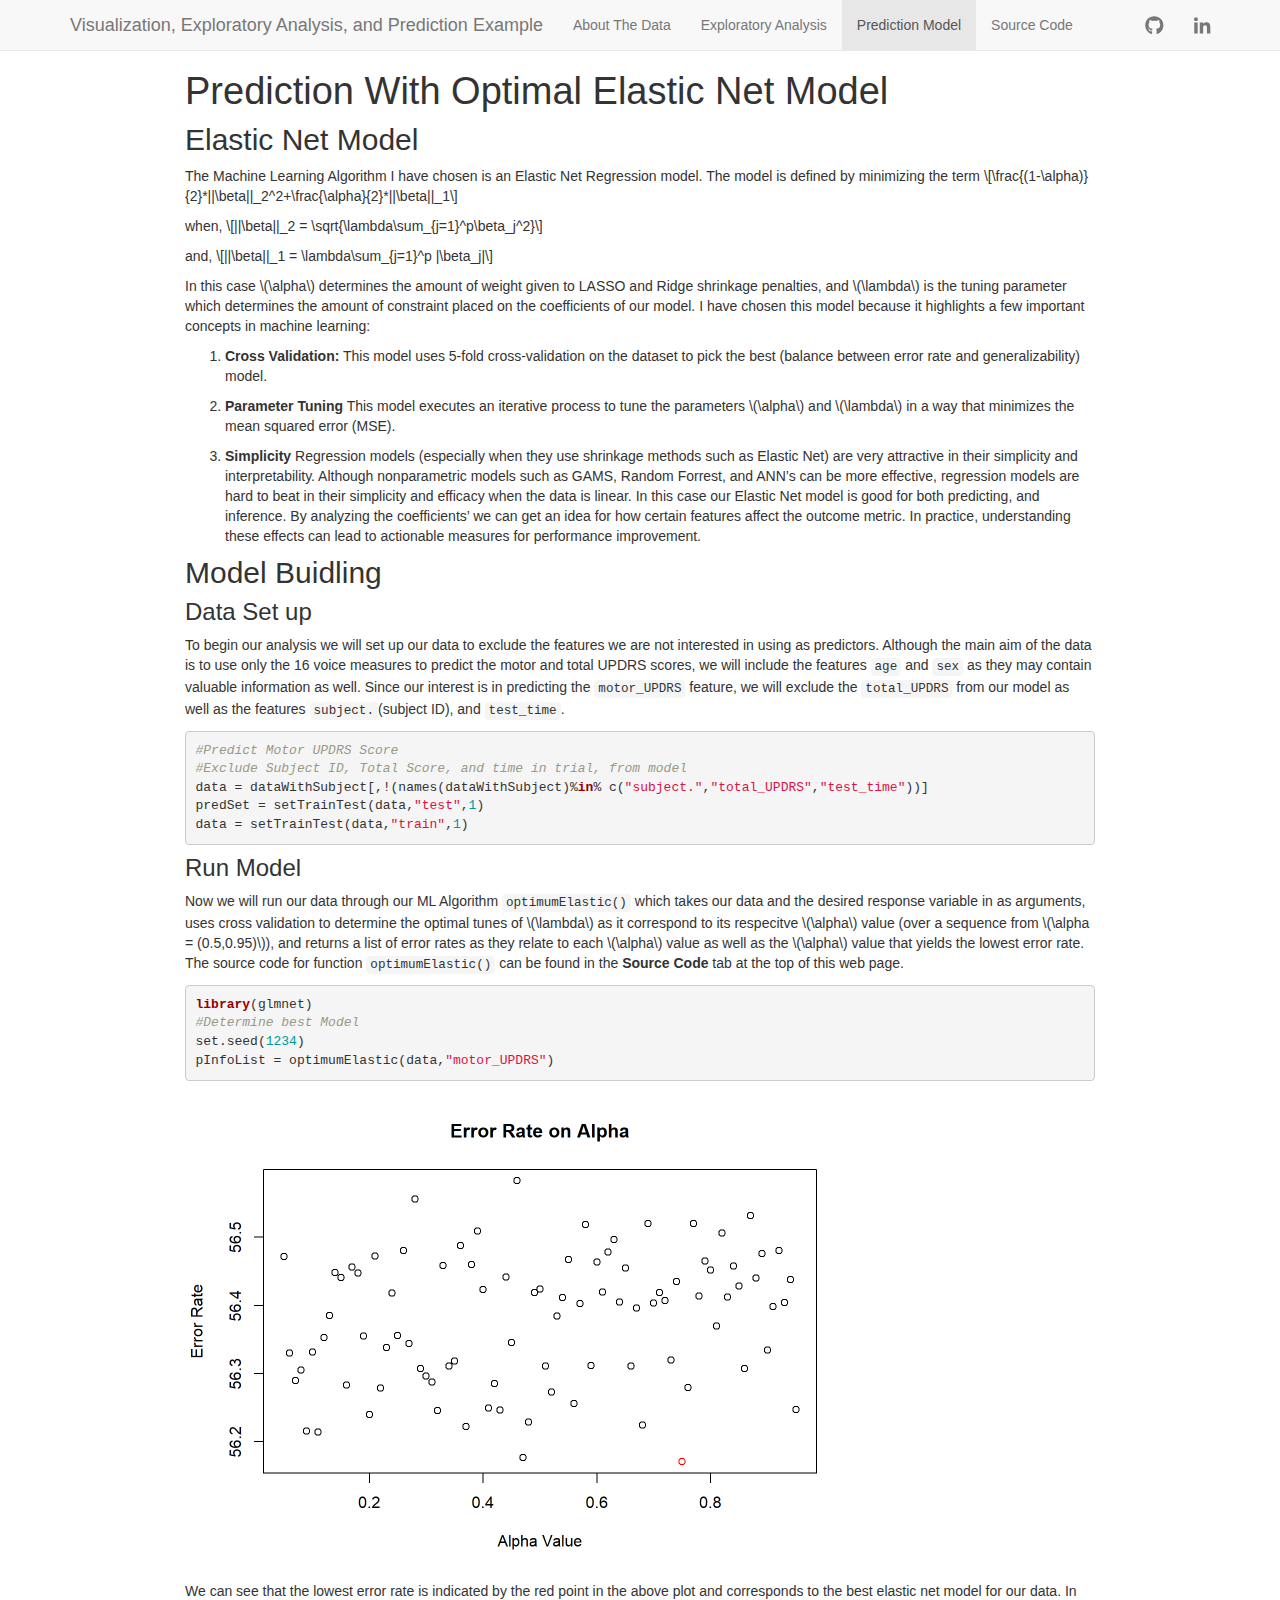
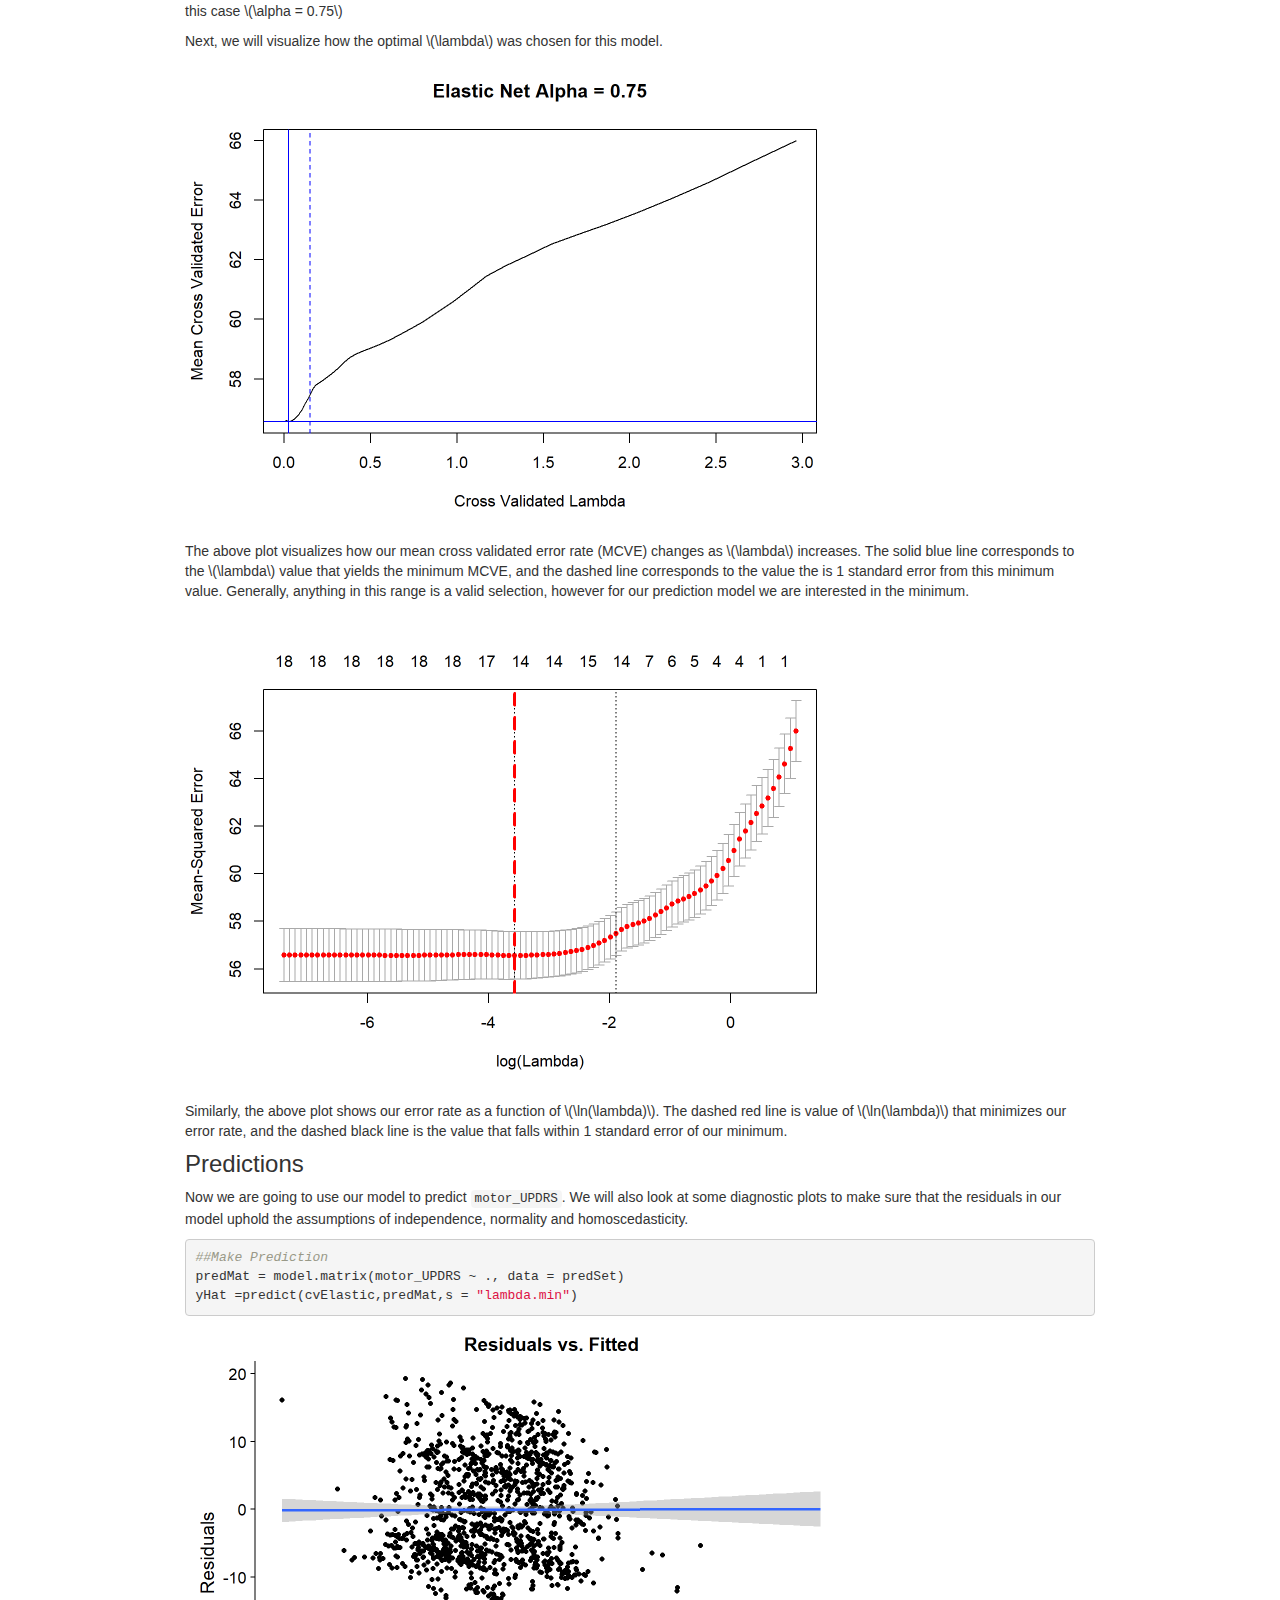
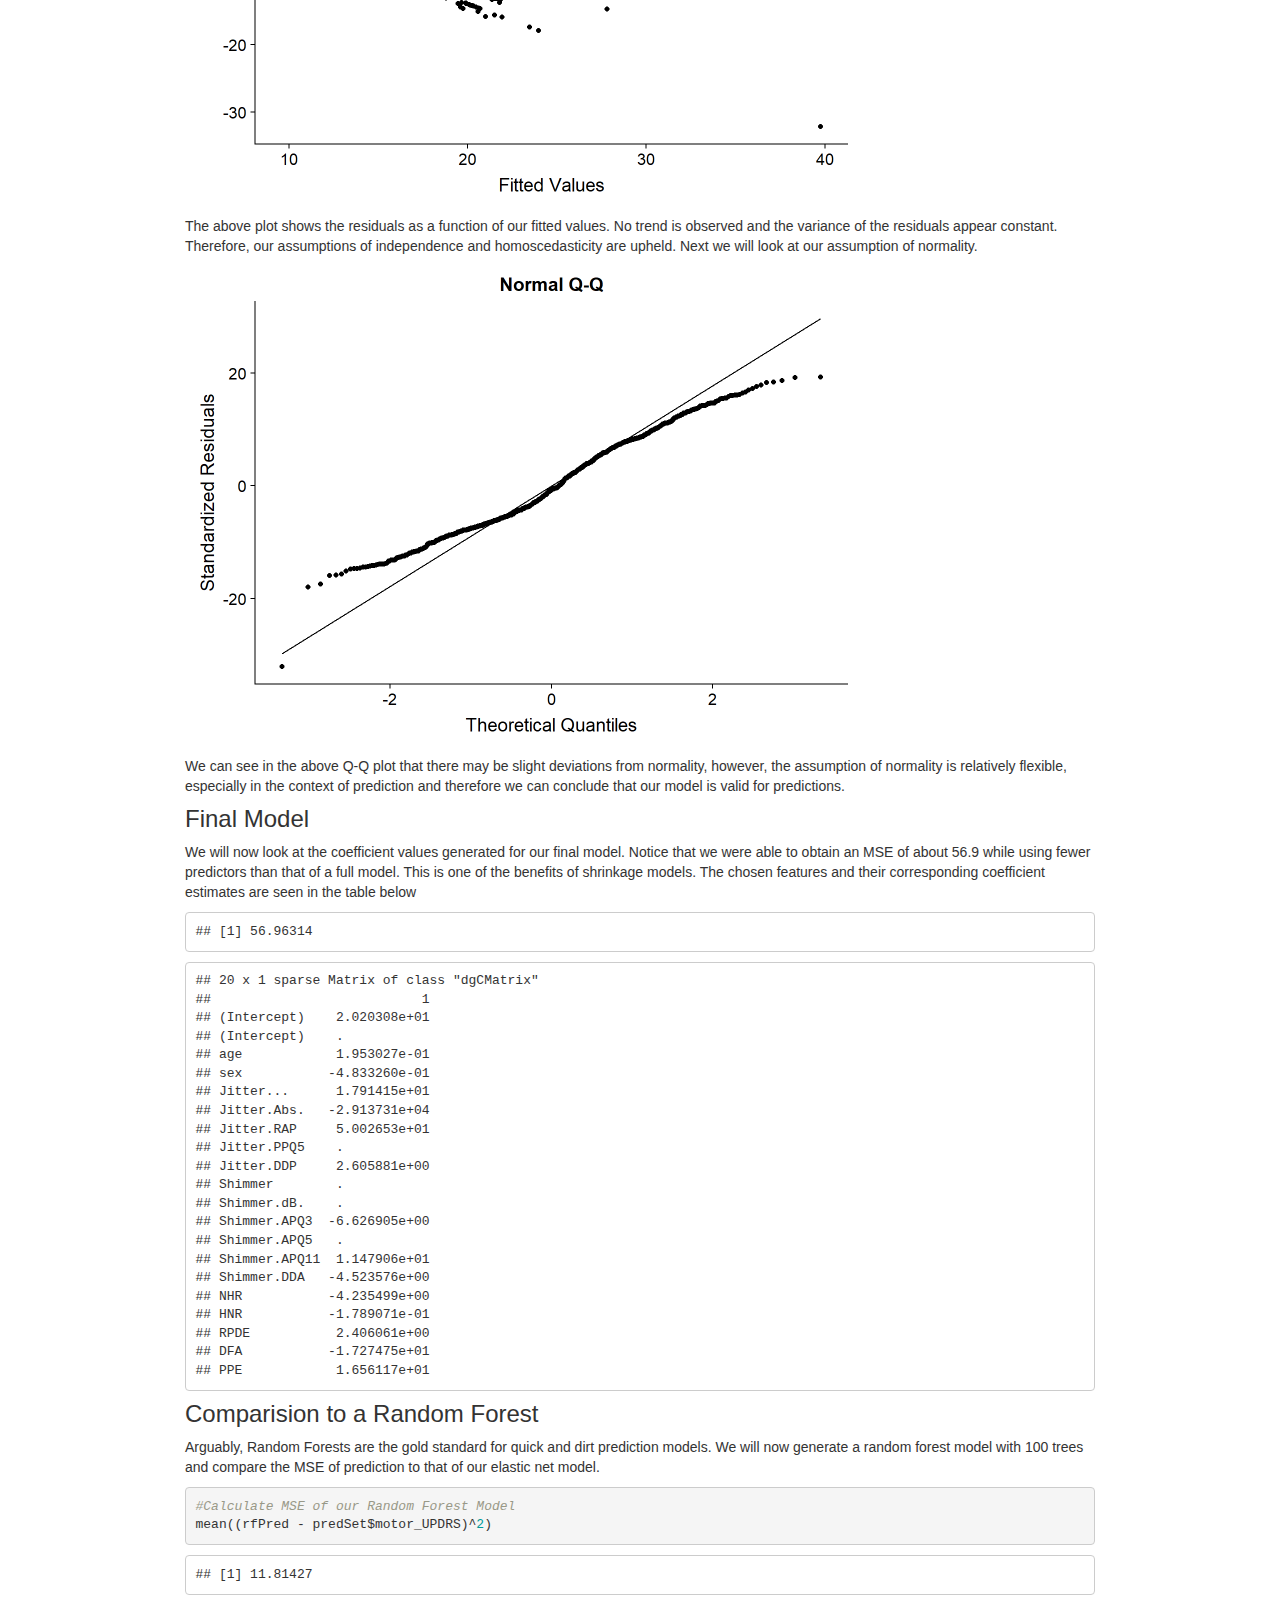
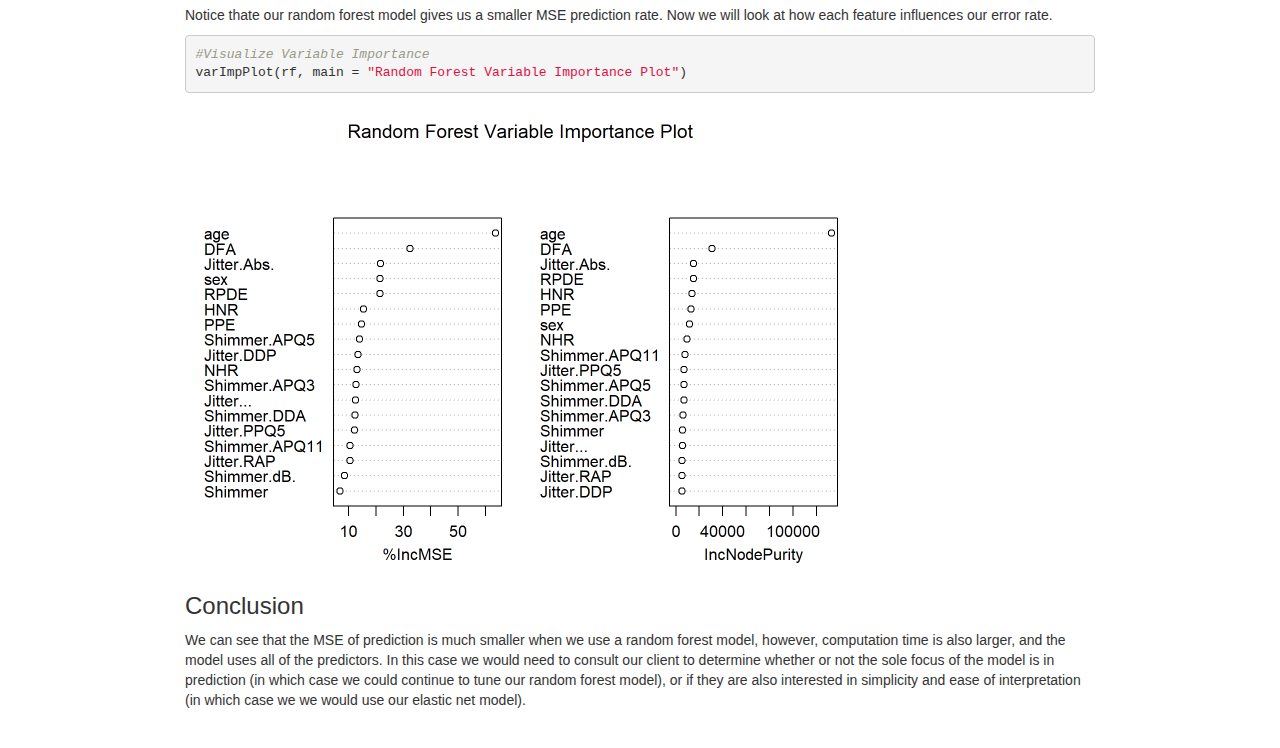
<file: prediction.html>
<!DOCTYPE html>

<html xmlns="http://www.w3.org/1999/xhtml">

<head>

<meta charset="utf-8" />
<meta http-equiv="Content-Type" content="text/html; charset=utf-8" />
<meta name="generator" content="pandoc" />




<title>Prediction With Optimal Elastic Net Model</title>

<script src="site_libs/jquery-1.11.3/jquery.min.js"></script>
<meta name="viewport" content="width=device-width, initial-scale=1" />
<link href="site_libs/bootstrap-3.3.5/css/bootstrap.min.css" rel="stylesheet" />
<script src="site_libs/bootstrap-3.3.5/js/bootstrap.min.js"></script>
<script src="site_libs/bootstrap-3.3.5/shim/html5shiv.min.js"></script>
<script src="site_libs/bootstrap-3.3.5/shim/respond.min.js"></script>
<script src="site_libs/navigation-1.1/tabsets.js"></script>
<link href="site_libs/highlightjs-9.12.0/default.css" rel="stylesheet" />
<script src="site_libs/highlightjs-9.12.0/highlight.js"></script>
<link href="site_libs/font-awesome-5.0.13/css/fa-svg-with-js.css" rel="stylesheet" />
<script src="site_libs/font-awesome-5.0.13/js/fontawesome-all.min.js"></script>
<script src="site_libs/font-awesome-5.0.13/js/fa-v4-shims.min.js"></script>

<style type="text/css">code{white-space: pre;}</style>
<style type="text/css">
  pre:not([class]) {
    background-color: white;
  }
</style>
<script type="text/javascript">
if (window.hljs) {
  hljs.configure({languages: []});
  hljs.initHighlightingOnLoad();
  if (document.readyState && document.readyState === "complete") {
    window.setTimeout(function() { hljs.initHighlighting(); }, 0);
  }
}
</script>



<style type="text/css">
h1 {
  font-size: 34px;
}
h1.title {
  font-size: 38px;
}
h2 {
  font-size: 30px;
}
h3 {
  font-size: 24px;
}
h4 {
  font-size: 18px;
}
h5 {
  font-size: 16px;
}
h6 {
  font-size: 12px;
}
.table th:not([align]) {
  text-align: left;
}
</style>


</head>

<body>

<style type = "text/css">
.main-container {
  max-width: 940px;
  margin-left: auto;
  margin-right: auto;
}
code {
  color: inherit;
  background-color: rgba(0, 0, 0, 0.04);
}
img {
  max-width:100%;
  height: auto;
}
.tabbed-pane {
  padding-top: 12px;
}
.html-widget {
  margin-bottom: 20px;
}
button.code-folding-btn:focus {
  outline: none;
}
</style>


<style type="text/css">
/* padding for bootstrap navbar */
body {
  padding-top: 51px;
  padding-bottom: 40px;
}
/* offset scroll position for anchor links (for fixed navbar)  */
.section h1 {
  padding-top: 56px;
  margin-top: -56px;
}

.section h2 {
  padding-top: 56px;
  margin-top: -56px;
}
.section h3 {
  padding-top: 56px;
  margin-top: -56px;
}
.section h4 {
  padding-top: 56px;
  margin-top: -56px;
}
.section h5 {
  padding-top: 56px;
  margin-top: -56px;
}
.section h6 {
  padding-top: 56px;
  margin-top: -56px;
}
</style>

<script>
// manage active state of menu based on current page
$(document).ready(function () {
  // active menu anchor
  href = window.location.pathname
  href = href.substr(href.lastIndexOf('/') + 1)
  if (href === "")
    href = "index.html";
  var menuAnchor = $('a[href="' + href + '"]');

  // mark it active
  menuAnchor.parent().addClass('active');

  // if it's got a parent navbar menu mark it active as well
  menuAnchor.closest('li.dropdown').addClass('active');
});
</script>


<div class="container-fluid main-container">

<!-- tabsets -->
<script>
$(document).ready(function () {
  window.buildTabsets("TOC");
});
</script>

<!-- code folding -->






<div class="navbar navbar-default  navbar-fixed-top" role="navigation">
  <div class="container">
    <div class="navbar-header">
      <button type="button" class="navbar-toggle collapsed" data-toggle="collapse" data-target="#navbar">
        <span class="icon-bar"></span>
        <span class="icon-bar"></span>
        <span class="icon-bar"></span>
      </button>
      <a class="navbar-brand" href="index.html">Visualization, Exploratory Analysis, and Prediction Example</a>
    </div>
    <div id="navbar" class="navbar-collapse collapse">
      <ul class="nav navbar-nav">
        <li>
  <a href="dataDescription.html">About The Data</a>
</li>
<li>
  <a href="exploratoryAnalysis.html">Exploratory Analysis</a>
</li>
<li>
  <a href="prediction.html">Prediction Model</a>
</li>
<li>
  <a href="sourceCode.html">Source Code</a>
</li>
      </ul>
      <ul class="nav navbar-nav navbar-right">
        <li>
  <a href="https://github.com/JGMoore44">
    <span class="fa fa-github fa-lg"></span>
     
  </a>
</li>
<li>
  <a href="https://www.linkedin.com/in/jimmy-g-moore-11907490/">
    <span class="fa fa-linkedin fa-lg"></span>
     
  </a>
</li>
      </ul>
    </div><!--/.nav-collapse -->
  </div><!--/.container -->
</div><!--/.navbar -->

<div class="fluid-row" id="header">



<h1 class="title toc-ignore">Prediction With Optimal Elastic Net Model</h1>

</div>


<div id="elastic-net-model" class="section level2">
<h2>Elastic Net Model</h2>
<p>The Machine Learning Algorithm I have chosen is an Elastic Net Regression model. The model is defined by minimizing the term <span class="math display">\[\frac{(1-\alpha)}{2}*||\beta||_2^2+\frac{\alpha}{2}*||\beta||_1\]</span></p>
<p>when, <span class="math display">\[||\beta||_2 = \sqrt{\lambda\sum_{j=1}^p\beta_j^2}\]</span></p>
<p>and, <span class="math display">\[||\beta||_1 = \lambda\sum_{j=1}^p |\beta_j|\]</span></p>
<p>In this case <span class="math inline">\(\alpha\)</span> determines the amount of weight given to LASSO and Ridge shrinkage penalties, and <span class="math inline">\(\lambda\)</span> is the tuning parameter which determines the amount of constraint placed on the coefficients of our model. I have chosen this model because it highlights a few important concepts in machine learning:</p>
<ol style="list-style-type: decimal">
<li><p><strong>Cross Validation:</strong> This model uses 5-fold cross-validation on the dataset to pick the best (balance between error rate and generalizability) model.</p></li>
<li><p><strong>Parameter Tuning</strong> This model executes an iterative process to tune the parameters <span class="math inline">\(\alpha\)</span> and <span class="math inline">\(\lambda\)</span> in a way that minimizes the mean squared error (MSE).</p></li>
<li><p><strong>Simplicity</strong> Regression models (especially when they use shrinkage methods such as Elastic Net) are very attractive in their simplicity and interpretability. Although nonparametric models such as GAMS, Random Forrest, and ANN’s can be more effective, regression models are hard to beat in their simplicity and efficacy when the data is linear. In this case our Elastic Net model is good for both predicting, and inference. By analyzing the coefficients’ we can get an idea for how certain features affect the outcome metric. In practice, understanding these effects can lead to actionable measures for performance improvement.</p></li>
</ol>
</div>
<div id="model-buidling" class="section level2">
<h2>Model Buidling</h2>
<div id="data-set-up" class="section level3">
<h3>Data Set up</h3>
<p>To begin our analysis we will set up our data to exclude the features we are not interested in using as predictors. Although the main aim of the data is to use only the 16 voice measures to predict the motor and total UPDRS scores, we will include the features <code>age</code> and <code>sex</code> as they may contain valuable information as well. Since our interest is in predicting the <code>motor_UPDRS</code> feature, we will exclude the <code>total_UPDRS</code> from our model as well as the features <code>subject.</code>(subject ID), and <code>test_time</code>.</p>
<pre class="r"><code>#Predict Motor UPDRS Score
#Exclude Subject ID, Total Score, and time in trial, from model
data = dataWithSubject[,!(names(dataWithSubject)%in% c(&quot;subject.&quot;,&quot;total_UPDRS&quot;,&quot;test_time&quot;))]
predSet = setTrainTest(data,&quot;test&quot;,1)
data = setTrainTest(data,&quot;train&quot;,1)</code></pre>
</div>
<div id="run-model" class="section level3">
<h3>Run Model</h3>
<p>Now we will run our data through our ML Algorithm <code>optimumElastic()</code> which takes our data and the desired response variable in as arguments, uses cross validation to determine the optimal tunes of <span class="math inline">\(\lambda\)</span> as it correspond to its respecitve <span class="math inline">\(\alpha\)</span> value (over a sequence from <span class="math inline">\(\alpha = (0.5,0.95)\)</span>), and returns a list of error rates as they relate to each <span class="math inline">\(\alpha\)</span> value as well as the <span class="math inline">\(\alpha\)</span> value that yields the lowest error rate. The source code for function <code>optimumElastic()</code> can be found in the <strong>Source Code</strong> tab at the top of this web page.</p>
<pre class="r"><code>library(glmnet)
#Determine best Model
set.seed(1234)
pInfoList = optimumElastic(data,&quot;motor_UPDRS&quot;)</code></pre>
<p><img src="prediction_files/figure-html/unnamed-chunk-4-1.png" width="672" /></p>
<p>We can see that the lowest error rate is indicated by the red point in the above plot and corresponds to the best elastic net model for our data. In this case <span class="math inline">\(\alpha = 0.75\)</span></p>
<p>Next, we will visualize how the optimal <span class="math inline">\(\lambda\)</span> was chosen for this model. <img src="prediction_files/figure-html/unnamed-chunk-5-1.png" width="672" /></p>
<p>The above plot visualizes how our mean cross validated error rate (MCVE) changes as <span class="math inline">\(\lambda\)</span> increases. The solid blue line corresponds to the <span class="math inline">\(\lambda\)</span> value that yields the minimum MCVE, and the dashed line corresponds to the value the is 1 standard error from this minimum value. Generally, anything in this range is a valid selection, however for our prediction model we are interested in the minimum.</p>
<p><img src="prediction_files/figure-html/unnamed-chunk-6-1.png" width="672" /></p>
<p>Similarly, the above plot shows our error rate as a function of <span class="math inline">\(\ln(\lambda)\)</span>. The dashed red line is value of <span class="math inline">\(\ln(\lambda)\)</span> that minimizes our error rate, and the dashed black line is the value that falls within 1 standard error of our minimum.</p>
</div>
<div id="predictions" class="section level3">
<h3>Predictions</h3>
<p>Now we are going to use our model to predict <code>motor_UPDRS</code>. We will also look at some diagnostic plots to make sure that the residuals in our model uphold the assumptions of independence, normality and homoscedasticity.</p>
<pre class="r"><code>##Make Prediction
predMat = model.matrix(motor_UPDRS ~ ., data = predSet)
yHat =predict(cvElastic,predMat,s = &quot;lambda.min&quot;)</code></pre>
<p><img src="prediction_files/figure-html/unnamed-chunk-8-1.png" width="672" /></p>
<p>The above plot shows the residuals as a function of our fitted values. No trend is observed and the variance of the residuals appear constant. Therefore, our assumptions of independence and homoscedasticity are upheld. Next we will look at our assumption of normality.</p>
<p><img src="prediction_files/figure-html/unnamed-chunk-9-1.png" width="672" /></p>
<p>We can see in the above Q-Q plot that there may be slight deviations from normality, however, the assumption of normality is relatively flexible, especially in the context of prediction and therefore we can conclude that our model is valid for predictions.</p>
</div>
<div id="final-model" class="section level3">
<h3>Final Model</h3>
<p>We will now look at the coefficient values generated for our final model. Notice that we were able to obtain an MSE of about 56.9 while using fewer predictors than that of a full model. This is one of the benefits of shrinkage models. The chosen features and their corresponding coefficient estimates are seen in the table below</p>
<pre><code>## [1] 56.96314</code></pre>
<pre><code>## 20 x 1 sparse Matrix of class &quot;dgCMatrix&quot;
##                           1
## (Intercept)    2.020308e+01
## (Intercept)    .           
## age            1.953027e-01
## sex           -4.833260e-01
## Jitter...      1.791415e+01
## Jitter.Abs.   -2.913731e+04
## Jitter.RAP     5.002653e+01
## Jitter.PPQ5    .           
## Jitter.DDP     2.605881e+00
## Shimmer        .           
## Shimmer.dB.    .           
## Shimmer.APQ3  -6.626905e+00
## Shimmer.APQ5   .           
## Shimmer.APQ11  1.147906e+01
## Shimmer.DDA   -4.523576e+00
## NHR           -4.235499e+00
## HNR           -1.789071e-01
## RPDE           2.406061e+00
## DFA           -1.727475e+01
## PPE            1.656117e+01</code></pre>
</div>
<div id="comparision-to-a-random-forest" class="section level3">
<h3>Comparision to a Random Forest</h3>
<p>Arguably, Random Forests are the gold standard for quick and dirt prediction models. We will now generate a random forest model with 100 trees and compare the MSE of prediction to that of our elastic net model.</p>
<pre class="r"><code>#Calculate MSE of our Random Forest Model
mean((rfPred - predSet$motor_UPDRS)^2)</code></pre>
<pre><code>## [1] 11.81427</code></pre>
<p>Notice thate our random forest model gives us a smaller MSE prediction rate. Now we will look at how each feature influences our error rate.</p>
<pre class="r"><code>#Visualize Variable Importance
varImpPlot(rf, main = &quot;Random Forest Variable Importance Plot&quot;)</code></pre>
<p><img src="prediction_files/figure-html/unnamed-chunk-13-1.png" width="672" /></p>
</div>
<div id="conclusion" class="section level3">
<h3>Conclusion</h3>
<p>We can see that the MSE of prediction is much smaller when we use a random forest model, however, computation time is also larger, and the model uses all of the predictors. In this case we would need to consult our client to determine whether or not the sole focus of the model is in prediction (in which case we could continue to tune our random forest model), or if they are also interested in simplicity and ease of interpretation (in which case we we would use our elastic net model).</p>
</div>
</div>




</div>

<script>

// add bootstrap table styles to pandoc tables
function bootstrapStylePandocTables() {
  $('tr.header').parent('thead').parent('table').addClass('table table-condensed');
}
$(document).ready(function () {
  bootstrapStylePandocTables();
});


</script>

<!-- dynamically load mathjax for compatibility with self-contained -->
<script>
  (function () {
    var script = document.createElement("script");
    script.type = "text/javascript";
    script.src  = "https://mathjax.rstudio.com/latest/MathJax.js?config=TeX-AMS-MML_HTMLorMML";
    document.getElementsByTagName("head")[0].appendChild(script);
  })();
</script>

</body>
</html>
</file>
<file: site_libs/highlightjs-9.12.0/default.css>
.hljs-literal {
  color: #990073;
}

.hljs-number {
  color: #099;
}

.hljs-comment {
  color: #998;
  font-style: italic;
}

.hljs-keyword {
  color: #900;
  font-weight: bold;
}

.hljs-string {
  color: #d14;
}
</file>
<file: site_libs/font-awesome-5.0.13/css/fa-svg-with-js.css>
/*!
 * Font Awesome Free 5.0.13 by @fontawesome - https://fontawesome.com
 * License - https://fontawesome.com/license (Icons: CC BY 4.0, Fonts: SIL OFL 1.1, Code: MIT License)
 */
svg:not(:root).svg-inline--fa {
  overflow: visible; }

.svg-inline--fa {
  display: inline-block;
  font-size: inherit;
  height: 1em;
  overflow: visible;
  vertical-align: -.125em; }
  .svg-inline--fa.fa-lg {
    vertical-align: -.225em; }
  .svg-inline--fa.fa-w-1 {
    width: 0.0625em; }
  .svg-inline--fa.fa-w-2 {
    width: 0.125em; }
  .svg-inline--fa.fa-w-3 {
    width: 0.1875em; }
  .svg-inline--fa.fa-w-4 {
    width: 0.25em; }
  .svg-inline--fa.fa-w-5 {
    width: 0.3125em; }
  .svg-inline--fa.fa-w-6 {
    width: 0.375em; }
  .svg-inline--fa.fa-w-7 {
    width: 0.4375em; }
  .svg-inline--fa.fa-w-8 {
    width: 0.5em; }
  .svg-inline--fa.fa-w-9 {
    width: 0.5625em; }
  .svg-inline--fa.fa-w-10 {
    width: 0.625em; }
  .svg-inline--fa.fa-w-11 {
    width: 0.6875em; }
  .svg-inline--fa.fa-w-12 {
    width: 0.75em; }
  .svg-inline--fa.fa-w-13 {
    width: 0.8125em; }
  .svg-inline--fa.fa-w-14 {
    width: 0.875em; }
  .svg-inline--fa.fa-w-15 {
    width: 0.9375em; }
  .svg-inline--fa.fa-w-16 {
    width: 1em; }
  .svg-inline--fa.fa-w-17 {
    width: 1.0625em; }
  .svg-inline--fa.fa-w-18 {
    width: 1.125em; }
  .svg-inline--fa.fa-w-19 {
    width: 1.1875em; }
  .svg-inline--fa.fa-w-20 {
    width: 1.25em; }
  .svg-inline--fa.fa-pull-left {
    margin-right: .3em;
    width: auto; }
  .svg-inline--fa.fa-pull-right {
    margin-left: .3em;
    width: auto; }
  .svg-inline--fa.fa-border {
    height: 1.5em; }
  .svg-inline--fa.fa-li {
    width: 2em; }
  .svg-inline--fa.fa-fw {
    width: 1.25em; }

.fa-layers svg.svg-inline--fa {
  bottom: 0;
  left: 0;
  margin: auto;
  position: absolute;
  right: 0;
  top: 0; }

.fa-layers {
  display: inline-block;
  height: 1em;
  position: relative;
  text-align: center;
  vertical-align: -.125em;
  width: 1em; }
  .fa-layers svg.svg-inline--fa {
    -webkit-transform-origin: center center;
            transform-origin: center center; }

.fa-layers-text, .fa-layers-counter {
  display: inline-block;
  position: absolute;
  text-align: center; }

.fa-layers-text {
  left: 50%;
  top: 50%;
  -webkit-transform: translate(-50%, -50%);
          transform: translate(-50%, -50%);
  -webkit-transform-origin: center center;
          transform-origin: center center; }

.fa-layers-counter {
  background-color: #ff253a;
  border-radius: 1em;
  -webkit-box-sizing: border-box;
          box-sizing: border-box;
  color: #fff;
  height: 1.5em;
  line-height: 1;
  max-width: 5em;
  min-width: 1.5em;
  overflow: hidden;
  padding: .25em;
  right: 0;
  text-overflow: ellipsis;
  top: 0;
  -webkit-transform: scale(0.25);
          transform: scale(0.25);
  -webkit-transform-origin: top right;
          transform-origin: top right; }

.fa-layers-bottom-right {
  bottom: 0;
  right: 0;
  top: auto;
  -webkit-transform: scale(0.25);
          transform: scale(0.25);
  -webkit-transform-origin: bottom right;
          transform-origin: bottom right; }

.fa-layers-bottom-left {
  bottom: 0;
  left: 0;
  right: auto;
  top: auto;
  -webkit-transform: scale(0.25);
          transform: scale(0.25);
  -webkit-transform-origin: bottom left;
          transform-origin: bottom left; }

.fa-layers-top-right {
  right: 0;
  top: 0;
  -webkit-transform: scale(0.25);
          transform: scale(0.25);
  -webkit-transform-origin: top right;
          transform-origin: top right; }

.fa-layers-top-left {
  left: 0;
  right: auto;
  top: 0;
  -webkit-transform: scale(0.25);
          transform: scale(0.25);
  -webkit-transform-origin: top left;
          transform-origin: top left; }

.fa-lg {
  font-size: 1.33333em;
  line-height: 0.75em;
  vertical-align: -.0667em; }

.fa-xs {
  font-size: .75em; }

.fa-sm {
  font-size: .875em; }

.fa-1x {
  font-size: 1em; }

.fa-2x {
  font-size: 2em; }

.fa-3x {
  font-size: 3em; }

.fa-4x {
  font-size: 4em; }

.fa-5x {
  font-size: 5em; }

.fa-6x {
  font-size: 6em; }

.fa-7x {
  font-size: 7em; }

.fa-8x {
  font-size: 8em; }

.fa-9x {
  font-size: 9em; }

.fa-10x {
  font-size: 10em; }

.fa-fw {
  text-align: center;
  width: 1.25em; }

.fa-ul {
  list-style-type: none;
  margin-left: 2.5em;
  padding-left: 0; }
  .fa-ul > li {
    position: relative; }

.fa-li {
  left: -2em;
  position: absolute;
  text-align: center;
  width: 2em;
  line-height: inherit; }

.fa-border {
  border: solid 0.08em #eee;
  border-radius: .1em;
  padding: .2em .25em .15em; }

.fa-pull-left {
  float: left; }

.fa-pull-right {
  float: right; }

.fa.fa-pull-left,
.fas.fa-pull-left,
.far.fa-pull-left,
.fal.fa-pull-left,
.fab.fa-pull-left {
  margin-right: .3em; }

.fa.fa-pull-right,
.fas.fa-pull-right,
.far.fa-pull-right,
.fal.fa-pull-right,
.fab.fa-pull-right {
  margin-left: .3em; }

.fa-spin {
  -webkit-animation: fa-spin 2s infinite linear;
          animation: fa-spin 2s infinite linear; }

.fa-pulse {
  -webkit-animation: fa-spin 1s infinite steps(8);
          animation: fa-spin 1s infinite steps(8); }

@-webkit-keyframes fa-spin {
  0% {
    -webkit-transform: rotate(0deg);
            transform: rotate(0deg); }
  100% {
    -webkit-transform: rotate(360deg);
            transform: rotate(360deg); } }

@keyframes fa-spin {
  0% {
    -webkit-transform: rotate(0deg);
            transform: rotate(0deg); }
  100% {
    -webkit-transform: rotate(360deg);
            transform: rotate(360deg); } }

.fa-rotate-90 {
  -ms-filter: "progid:DXImageTransform.Microsoft.BasicImage(rotation=1)";
  -webkit-transform: rotate(90deg);
          transform: rotate(90deg); }

.fa-rotate-180 {
  -ms-filter: "progid:DXImageTransform.Microsoft.BasicImage(rotation=2)";
  -webkit-transform: rotate(180deg);
          transform: rotate(180deg); }

.fa-rotate-270 {
  -ms-filter: "progid:DXImageTransform.Microsoft.BasicImage(rotation=3)";
  -webkit-transform: rotate(270deg);
          transform: rotate(270deg); }

.fa-flip-horizontal {
  -ms-filter: "progid:DXImageTransform.Microsoft.BasicImage(rotation=0, mirror=1)";
  -webkit-transform: scale(-1, 1);
          transform: scale(-1, 1); }

.fa-flip-vertical {
  -ms-filter: "progid:DXImageTransform.Microsoft.BasicImage(rotation=2, mirror=1)";
  -webkit-transform: scale(1, -1);
          transform: scale(1, -1); }

.fa-flip-horizontal.fa-flip-vertical {
  -ms-filter: "progid:DXImageTransform.Microsoft.BasicImage(rotation=2, mirror=1)";
  -webkit-transform: scale(-1, -1);
          transform: scale(-1, -1); }

:root .fa-rotate-90,
:root .fa-rotate-180,
:root .fa-rotate-270,
:root .fa-flip-horizontal,
:root .fa-flip-vertical {
  -webkit-filter: none;
          filter: none; }

.fa-stack {
  display: inline-block;
  height: 2em;
  position: relative;
  width: 2em; }

.fa-stack-1x,
.fa-stack-2x {
  bottom: 0;
  left: 0;
  margin: auto;
  position: absolute;
  right: 0;
  top: 0; }

.svg-inline--fa.fa-stack-1x {
  height: 1em;
  width: 1em; }

.svg-inline--fa.fa-stack-2x {
  height: 2em;
  width: 2em; }

.fa-inverse {
  color: #fff; }

.sr-only {
  border: 0;
  clip: rect(0, 0, 0, 0);
  height: 1px;
  margin: -1px;
  overflow: hidden;
  padding: 0;
  position: absolute;
  width: 1px; }

.sr-only-focusable:active, .sr-only-focusable:focus {
  clip: auto;
  height: auto;
  margin: 0;
  overflow: visible;
  position: static;
  width: auto; }
</file>
